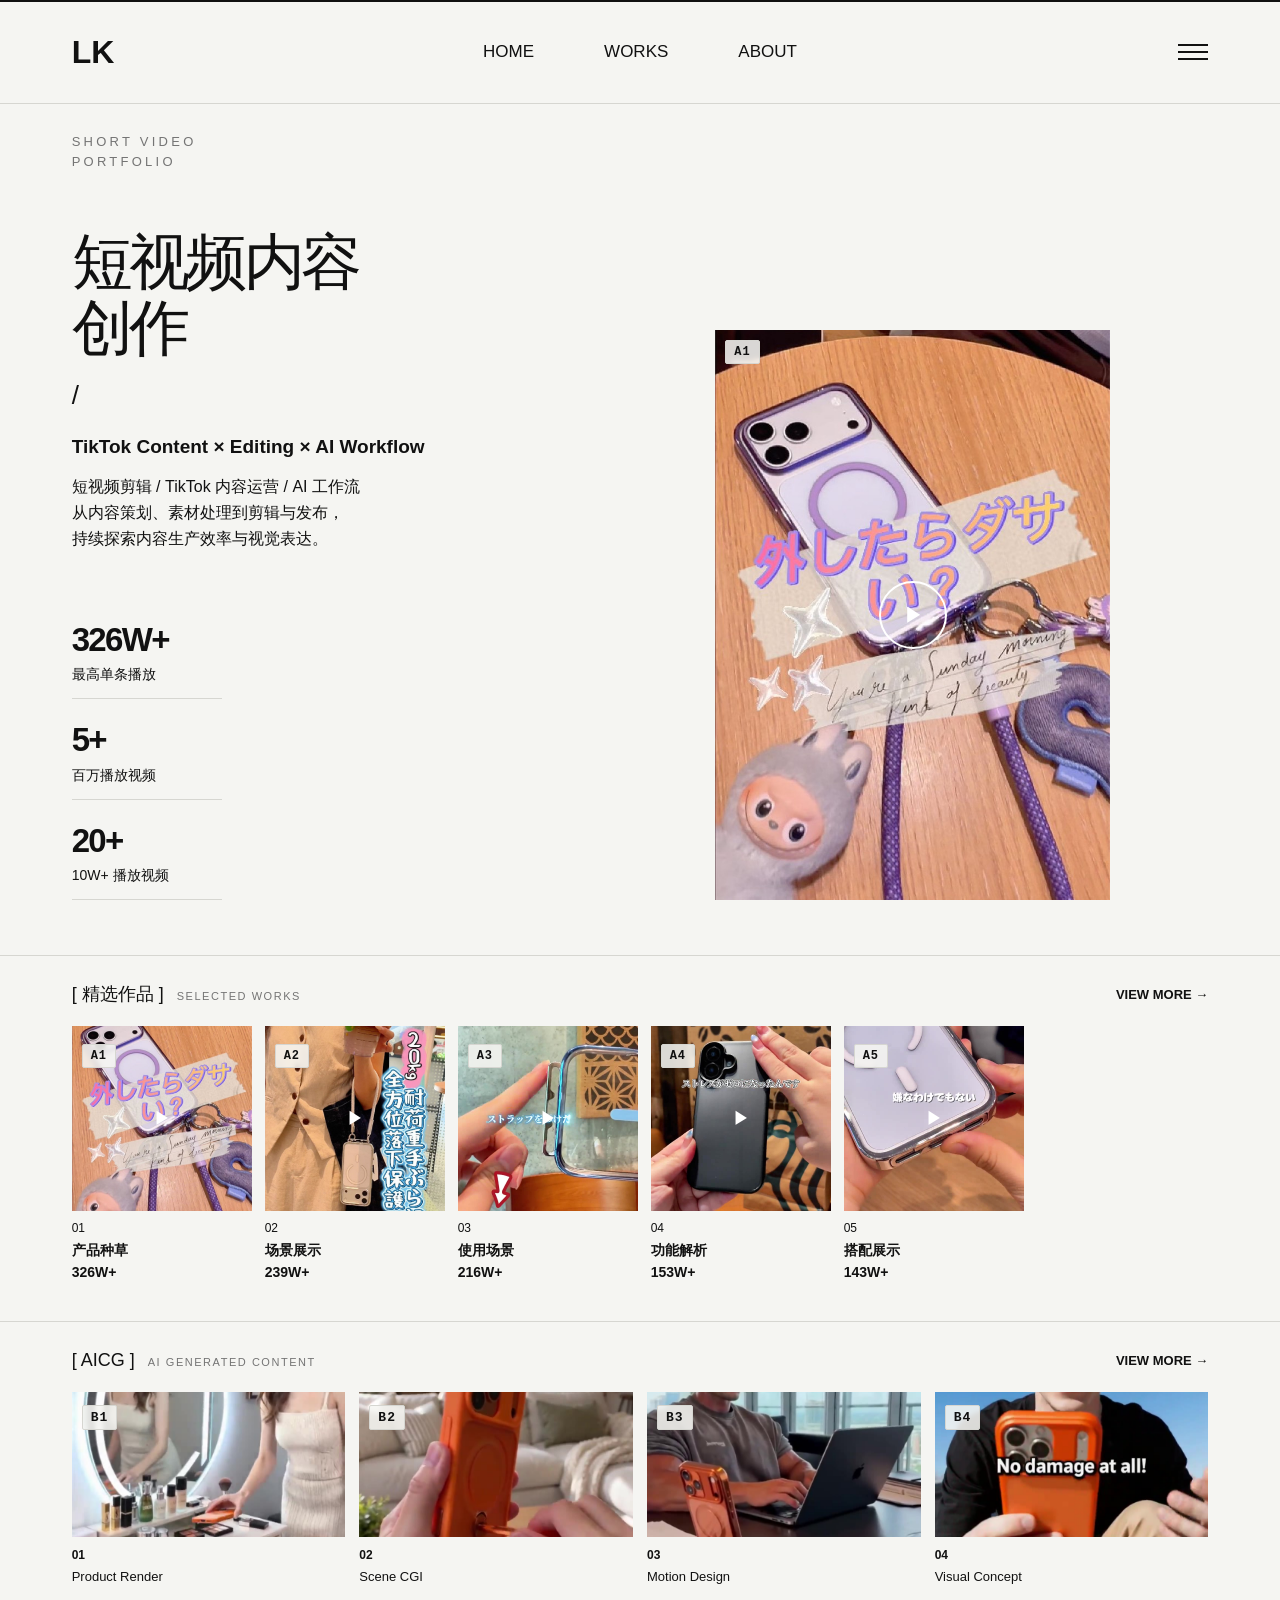
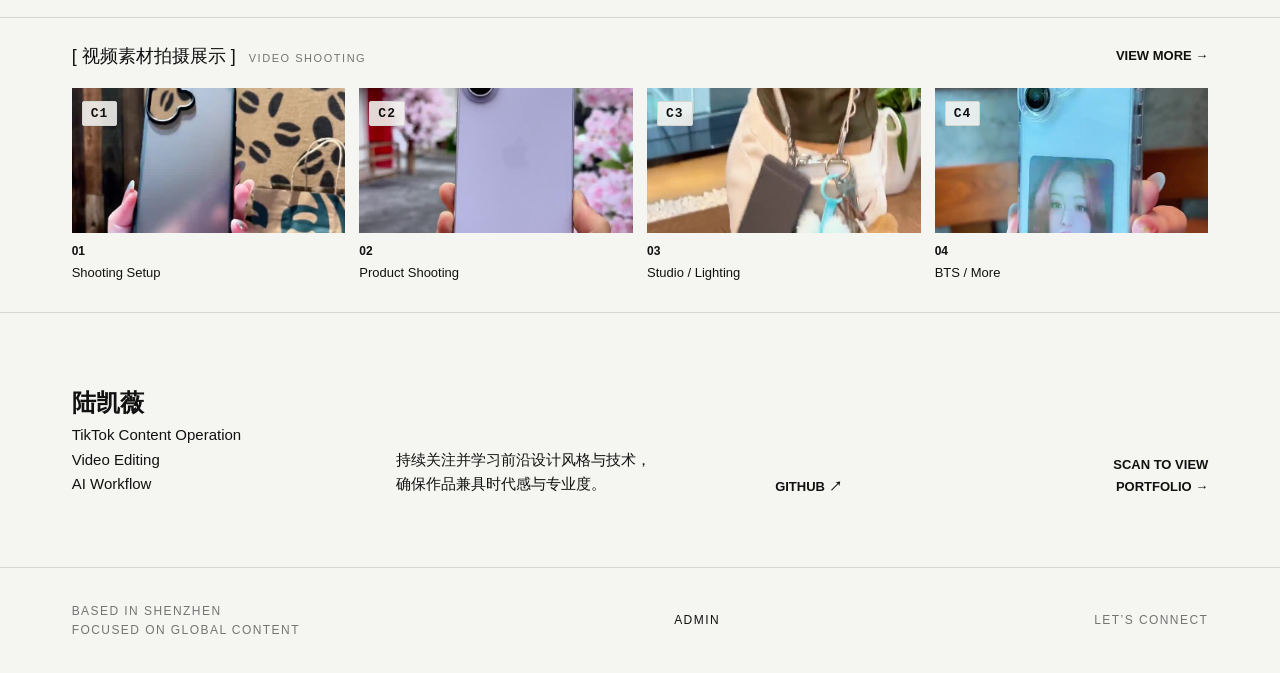
<file: index.html>
<!DOCTYPE html><html lang="zh-CN"><head><meta charSet="utf-8"/><meta name="viewport" content="width=device-width, initial-scale=1"/><link rel="stylesheet" href="/_next/static/css/index.CU_TB6pn.css" data-rsc-css-href="/_next/static/css/index.CU_TB6pn.css" data-precedence="vite-rsc/importer-resources"/><link rel="modulepreload" fetchPriority="low" href="/_next/static/chunks/index-Blzk3K-f.js"/><script src="/_next/static/chunks/rolldown-runtime-C60lm6uB.js" type="module" async=""></script><script src="/_next/static/chunks/framework-D_rUT4EX.js" type="module" async=""></script><script src="/_next/static/chunks/app-elements-H_Dr48wG.js" type="module" async=""></script><script src="/_next/static/chunks/hash-Cp347hhd.js" type="module" async=""></script><script src="/_next/static/chunks/record-uXSNv6cl.js" type="module" async=""></script><script src="/_next/static/chunks/app-rsc-cache-busting-sJDMpMxF.js" type="module" async=""></script><script src="/_next/static/chunks/app-rsc-render-mode-CvTCGruk.js" type="module" async=""></script><script src="/_next/static/chunks/headers-C_MtfdF4.js" type="module" async=""></script><script src="/_next/static/chunks/protocol-headers-B9-bVeat.js" type="module" async=""></script><script src="/_next/static/chunks/deployment-id-DFhHa9wO.js" type="module" async=""></script><script src="/_next/static/chunks/navigation-errors-D5LMQqDL.js" type="module" async=""></script><link rel="modulepreload" href="/_next/static/chunks/layout-segment-context-Cua0WT5l.js" crossorigin=""/><link rel="modulepreload" href="/_next/static/chunks/portfolio-BRoSEgCa.js" crossorigin=""/><title>陆凯薇｜短视频作品集</title><meta name="description" content="TikTok Content · Video Editing · AI Workflow"/><link rel="shortcut icon" href="/favicon.svg"/><link rel="icon" href="/favicon.svg"/><meta name="codex-preview" content="development"/><script>Object.assign(((self[Symbol.for("vinext.navigationRuntime")]??={bootstrap:{routeManifest:null},functions:{}}).bootstrap.rsc??={rsc:[]}),{params:{},nav:{"pathname":"/","searchParams":[]}})</script><link rel="modulepreload" href="/_next/static/chunks/index-Blzk3K-f.js" />
</head><body class="antialiased"><main id="home" class="portfolio"><div class="progress"></div><header class="site-header"><a href="#home" class="logo">LK</a><nav><a href="#home">HOME</a><a href="#works">WORKS</a><a href="#about">ABOUT</a></nav><button class="menu-btn" aria-label="打开菜单"><i></i><i></i><i></i></button></header><section class="hero"><div class="hero-copy"><p class="eyebrow">SHORT VIDEO<br/>PORTFOLIO</p><h1>短视频内容<br/>创作</h1><p class="slash">/</p><p class="intro">TikTok Content × Editing × AI Workflow</p><p class="body-copy">短视频剪辑 / TikTok 内容运营 / AI 工作流<br/>从内容策划、素材处理到剪辑与发布，<br/>持续探索内容生产效率与视觉表达。</p><div class="stats"><div><b>326W+</b><span>最高单条播放</span></div><div><b>5+</b><span>百万播放视频</span></div><div><b>20+</b><span>10W+ 播放视频</span></div></div></div><button class="feature"><span class="slot-code">A1</span><img src="/media/covers/A1.jpg" alt="326W+ 精选作品"/><span class="play">▶</span><small>PLAY<br/>REEL →</small></button></section><section id="works" class="collection"><header><h2>[ <!-- -->精选作品<!-- --> ] <small>SELECTED WORKS</small></h2><span>VIEW MORE →</span></header><div class="works-row"><button class="work-card"><span class="slot-code">A<!-- -->1</span><div><img src="/media/covers/A1.jpg" alt="产品种草" loading="lazy" decoding="async"/><b>▶</b></div><span>01</span><strong>产品种草</strong><em>326W+</em></button><button class="work-card"><span class="slot-code">A<!-- -->2</span><div><img src="/media/covers/A2.jpg" alt="场景展示" loading="lazy" decoding="async"/><b>▶</b></div><span>02</span><strong>场景展示</strong><em>239W+</em></button><button class="work-card"><span class="slot-code">A<!-- -->3</span><div><img src="/media/covers/A3.jpg" alt="使用场景" loading="lazy" decoding="async"/><b>▶</b></div><span>03</span><strong>使用场景</strong><em>216W+</em></button><button class="work-card"><span class="slot-code">A<!-- -->4</span><div><img src="/media/covers/A4.jpg" alt="功能解析" loading="lazy" decoding="async"/><b>▶</b></div><span>04</span><strong>功能解析</strong><em>153W+</em></button><button class="work-card"><span class="slot-code">A<!-- -->5</span><div><img src="/media/covers/A5.jpg" alt="搭配展示" loading="lazy" decoding="async"/><b>▶</b></div><span>05</span><strong>搭配展示</strong><em>143W+</em></button></div></section><section id="aicg" class="collection"><header><h2>[ <!-- -->AICG<!-- --> ] <small>AI GENERATED CONTENT</small></h2><span>VIEW MORE →</span></header><div class="gallery"><button><span class="slot-code">B1</span><img src="/media/covers/B1.jpg" alt="Product Render" loading="lazy" decoding="async"/><b>01</b><span>Product Render</span></button><button><span class="slot-code">B2</span><img src="/media/covers/B2.jpg" alt="Scene CGI" loading="lazy" decoding="async"/><b>02</b><span>Scene CGI</span></button><button><span class="slot-code">B3</span><img src="/media/covers/B3.jpg" alt="Motion Design" loading="lazy" decoding="async"/><b>03</b><span>Motion Design</span></button><button><span class="slot-code">B4</span><img src="/media/covers/B4.jpg" alt="Visual Concept" loading="lazy" decoding="async"/><b>04</b><span>Visual Concept</span></button></div></section><section id="shooting" class="collection"><header><h2>[ <!-- -->视频素材拍摄展示<!-- --> ] <small>VIDEO SHOOTING</small></h2><span>VIEW MORE →</span></header><div class="gallery"><button><span class="slot-code">C1</span><img src="/media/covers/C1.jpg" alt="Shooting Setup" loading="lazy" decoding="async"/><b>01</b><span>Shooting Setup</span></button><button><span class="slot-code">C2</span><img src="/media/covers/C2.jpg" alt="Product Shooting" loading="lazy" decoding="async"/><b>02</b><span>Product Shooting</span></button><button><span class="slot-code">C3</span><img src="/media/covers/C3.jpg" alt="Studio / Lighting" loading="lazy" decoding="async"/><b>03</b><span>Studio / Lighting</span></button><button><span class="slot-code">C4</span><img src="/media/covers/C4.jpg" alt="BTS / More" loading="lazy" decoding="async"/><b>04</b><span>BTS / More</span></button></div></section><section id="about" class="about"><p><b>陆凯薇</b><br/>TikTok Content Operation<br/>Video Editing<br/>AI Workflow</p><p>持续关注并学习前沿设计风格与技术，<br/>确保作品兼具时代感与专业度。</p><a target="_blank" rel="noreferrer" href="https://github.com/sharkchilivv">GITHUB ↗</a><a href="/qr">SCAN TO VIEW<br/>PORTFOLIO →</a></section><footer><span>BASED IN SHENZHEN<br/>FOCUSED ON GLOBAL CONTENT</span><a href="/admin">ADMIN</a><span>LET’S CONNECT</span></footer> </main><script type="module" src="/_next/static/chunks/index-Blzk3K-f.js" id="_R_" async=""></script><script>((self[Symbol.for("vinext.navigationRuntime")]??={bootstrap:{routeManifest:null},functions:{}}).bootstrap.rsc??={rsc:[]}).rsc.push("0:{\"page:/\":\"$L1\",\"layout:/\":\"$L2\",\"route:/\":\"$L3\",\"__route\":\"route:/\",\"__interceptionContext\":null,\"__layoutIds\":[\"layout:/\"],\"__rootLayout\":\"/\",\"__bfcacheSegmentIdentities\":{\"layout:/\":\"[\\\"layout\\\",\\\"layout:/\\\",\\\"root-boundary:/\\\",\\\"\\\"]\",\"page:/\":\"[\\\"page\\\",\\\"page:/\\\",\\\"root-boundary:/\\\",\\\"\\\"]\"},\"__srcPage\":[\"page\"],\"__layoutFlags\":{\"layout:/\":\"s\"},\"__artifactCompatibility\":{\"schemaVersion\":1,\"graphVersion\":\"app-route-graph:1177fd80f83fa7b0\",\"deploymentVersion\":\"03603c32-3ab4-4ea4-a5ab-5ae99bf0969a\",\"appElementsSchemaVersion\":1,\"rscPayloadSchemaVersion\":1,\"rootBoundaryId\":\"/\",\"renderEpoch\":null},\"__dynamicStaleTime\":0}\n")</script><script>((self[Symbol.for("vinext.navigationRuntime")]??={bootstrap:{routeManifest:null},functions:{}}).bootstrap.rsc??={rsc:[]}).rsc.push("4:I[\"a513af732037\",[],\"Children\",1]\n")</script><script>((self[Symbol.for("vinext.navigationRuntime")]??={bootstrap:{routeManifest:null},functions:{}}).bootstrap.rsc??={rsc:[]}).rsc.push("5:I[\"59eb289cfad5\",[],\"GlobalErrorBoundary\",1]\n")</script><script>((self[Symbol.for("vinext.navigationRuntime")]??={bootstrap:{routeManifest:null},functions:{}}).bootstrap.rsc??={rsc:[]}).rsc.push("6:I[\"b244343c254f\",[],\"default\",1]\n")</script><script>((self[Symbol.for("vinext.navigationRuntime")]??={bootstrap:{routeManifest:null},functions:{}}).bootstrap.rsc??={rsc:[]}).rsc.push("7:I[\"59eb289cfad5\",[],\"ErrorBoundary\",1]\n")</script><script>((self[Symbol.for("vinext.navigationRuntime")]??={bootstrap:{routeManifest:null},functions:{}}).bootstrap.rsc??={rsc:[]}).rsc.push("8:I[\"365b7d7affc8\",[],\"LayoutSegmentProvider\",1]\n")</script><script>((self[Symbol.for("vinext.navigationRuntime")]??={bootstrap:{routeManifest:null},functions:{}}).bootstrap.rsc??={rsc:[]}).rsc.push("9:I[\"a513af732037\",[],\"Slot\",1]\n")</script><script>((self[Symbol.for("vinext.navigationRuntime")]??={bootstrap:{routeManifest:null},functions:{}}).bootstrap.rsc??={rsc:[]}).rsc.push("a:I[\"59eb289cfad5\",[],\"NotFoundBoundary\",1]\n")</script><script>((self[Symbol.for("vinext.navigationRuntime")]??={bootstrap:{routeManifest:null},functions:{}}).bootstrap.rsc??={rsc:[]}).rsc.push("b:I[\"e8e26c802533\",[],\"AppRouterScrollTarget\",1]\n")</script><script>((self[Symbol.for("vinext.navigationRuntime")]??={bootstrap:{routeManifest:null},functions:{}}).bootstrap.rsc??={rsc:[]}).rsc.push("c:I[\"59eb289cfad5\",[],\"RedirectBoundary\",1]\n")</script><script>((self[Symbol.for("vinext.navigationRuntime")]??={bootstrap:{routeManifest:null},functions:{}}).bootstrap.rsc??={rsc:[]}).rsc.push(":HL[\"/_next/static/css/index.CU_TB6pn.css\",\"style\"     ]\n")</script><script>((self[Symbol.for("vinext.navigationRuntime")]??={bootstrap:{routeManifest:null},functions:{}}).bootstrap.rsc??={rsc:[]}).rsc.push("2:[[[\"$\",\"link\",\"css:/_next/static/css/index.CU_TB6pn.css\",{\"rel\":\"stylesheet\",\"precedence\":\"vite-rsc/importer-resources\",\"href\":\"/_next/static/css/index.CU_TB6pn.css\",\"data-rsc-css-href\":\"/_next/static/css/index.CU_TB6pn.css\"}],\"$undefined\"],[\"$\",\"html\",null,{\"lang\":\"zh-CN\",\"children\":[\"$\",\"body\",null,{\"className\":\"antialiased\",\"children\":[\"$\",\"$L4\",null,{}]}]}]]\n")</script><script>((self[Symbol.for("vinext.navigationRuntime")]??={bootstrap:{routeManifest:null},functions:{}}).bootstrap.rsc??={rsc:[]}).rsc.push("3:[[[\"$\",\"meta\",null,{\"charSet\":\"utf-8\"}],[[\"$\",\"title\",\"0\",{\"children\":\"陆凯薇｜短视频作品集\"}],[\"$\",\"meta\",\"1\",{\"name\":\"description\",\"content\":\"TikTok Content · Video Editing · AI Workflow\"}],[\"$\",\"link\",\"2\",{\"data-vinext-streamed-icon\":\"$undefined\",\"rel\":\"shortcut icon\",\"href\":\"/favicon.svg\",\"type\":\"$undefined\",\"sizes\":\"$undefined\",\"color\":\"$undefined\",\"media\":\"$undefined\",\"fetchPriority\":\"$undefined\"}],[\"$\",\"link\",\"3\",{\"data-vinext-streamed-icon\":\"$undefined\",\"rel\":\"icon\",\"href\":\"/favicon.svg\",\"type\":\"$undefined\",\"sizes\":\"$undefined\",\"color\":\"$undefined\",\"media\":\"$undefined\",\"fetchPriority\":\"$undefined\"}],[\"$\",\"meta\",\"4\",{\"name\":\"codex-preview\",\"content\":\"development\"}]],[[\"$\",\"meta\",\"0\",{\"name\":\"viewport\",\"content\":\"width=device-width, initial-scale=1\"}]]],[\"$\",\"$L5\",null,{\"fallback\":\"$6\",\"children\":[\"$\",\"$L7\",null,{\"fallback\":\"$6\",\"children\":[\"$\",\"$L8\",null,{\"providerId\":\"layout:/\",\"segmentMap\":{\"children\":[]},\"children\":[\"$\",\"$L9\",null,{\"id\":\"layout:/\",\"parallelSlots\":\"$undefined\",\"children\":[\"$\",\"$La\",null,{\"resetKey\":\"\",\"fallback\":[[\"$\",\"title\",null,{\"children\":\"404: This page could not be found.\"}],[\"$\",\"div\",null,{\"style\":{\"fontFamily\":\"system-ui,\\\"Segoe UI\\\",Roboto,Helvetica,Arial,sans-serif,\\\"Apple Color Emoji\\\",\\\"Segoe UI Emoji\\\"\",\"height\":\"100vh\",\"textAlign\":\"center\",\"display\":\"flex\",\"flexDirection\":\"column\",\"alignItems\":\"center\",\"justifyContent\":\"center\"},\"children\":[\"$\",\"div\",null,{\"children\":[[\"$\",\"style\",null,{\"dangerouslySetInnerHTML\":{\"__html\":\"body{color:#000;background:#fff;margin:0}.next-error-h1{border-right:1px solid rgba(0,0,0,.3)}@media (prefers-color-scheme:dark){body{color:#fff;background:#000}.next-error-h1{border-right:1px solid rgba(255,255,255,.3)}}\"}}],[\"$\",\"h1\",null,{\"className\":\"next-error-h1\",\"style\":{\"display\":\"inline-block\",\"margin\":\"0 20px 0 0\",\"padding\":\"0 23px 0 0\",\"fontSize\":24,\"fontWeight\":500,\"verticalAlign\":\"top\",\"lineHeight\":\"49px\"},\"children\":404}],[\"$\",\"div\",null,{\"style\":{\"display\":\"inline-block\"},\"children\":[\"$\",\"h2\",null,{\"style\":{\"fontSize\":14,\"fontWeight\":400,\"lineHeight\":\"49px\",\"margin\":0},\"children\":\"This page could not be found.\"}]}]]}]}]],\"children\":[\"$\",\"$Lb\",null,{\"children\":[\"$\",\"$Lc\",null,{\"children\":[[\"$\",\"$L8\",null,{\"providerId\":\"page:/\",\"segmentMap\":{\"children\":[\"__PAGE__\"]},\"children\":[\"$\",\"$L9\",null,{\"id\":\"page:/\"}]}],null]}]}]}]}]}]}]}],null,null]\n")</script><script>((self[Symbol.for("vinext.navigationRuntime")]??={bootstrap:{routeManifest:null},functions:{}}).bootstrap.rsc??={rsc:[]}).rsc.push("d:I[\"1652c0e865f9\",[],\"Portfolio\",1]\n")</script><script>((self[Symbol.for("vinext.navigationRuntime")]??={bootstrap:{routeManifest:null},functions:{}}).bootstrap.rsc??={rsc:[]}).rsc.push("1:[\"$\",\"$Ld\",null,{}]\n")</script><script>Object.assign(((self[Symbol.for("vinext.navigationRuntime")]??={bootstrap:{routeManifest:null},functions:{}}).bootstrap.rsc??={rsc:[]}),{"initialCacheKind":"static"});((self[Symbol.for("vinext.navigationRuntime")]??={bootstrap:{routeManifest:null},functions:{}}).bootstrap.rsc??={rsc:[]}).done=true</script></body></html>
</file>
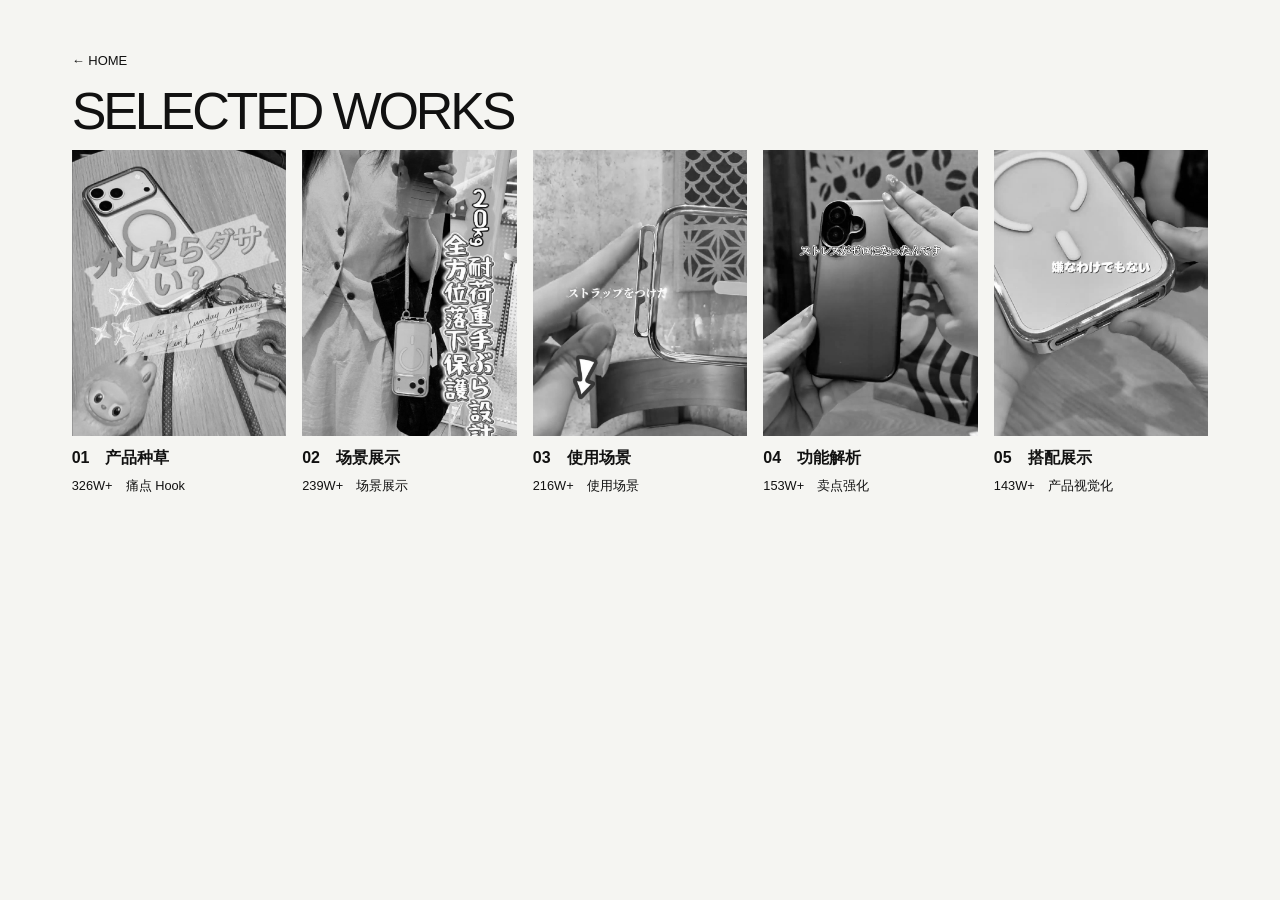
<file: works/index.html>
<!DOCTYPE html><html lang="zh-CN"><head><meta charSet="utf-8"/><meta name="viewport" content="width=device-width, initial-scale=1"/><link rel="preload" href="/media/covers/A1.jpg" as="image"/><link rel="preload" href="/media/covers/A2.jpg" as="image"/><link rel="preload" href="/media/covers/A3.jpg" as="image"/><link rel="preload" href="/media/covers/A4.jpg" as="image"/><link rel="preload" href="/media/covers/A5.jpg" as="image"/><link rel="stylesheet" href="/_next/static/css/index.CU_TB6pn.css" data-rsc-css-href="/_next/static/css/index.CU_TB6pn.css" data-precedence="vite-rsc/importer-resources"/><link rel="modulepreload" fetchPriority="low" href="/_next/static/chunks/index-Blzk3K-f.js"/><script src="/_next/static/chunks/rolldown-runtime-C60lm6uB.js" type="module" async=""></script><script src="/_next/static/chunks/framework-D_rUT4EX.js" type="module" async=""></script><script src="/_next/static/chunks/app-elements-H_Dr48wG.js" type="module" async=""></script><script src="/_next/static/chunks/hash-Cp347hhd.js" type="module" async=""></script><script src="/_next/static/chunks/record-uXSNv6cl.js" type="module" async=""></script><script src="/_next/static/chunks/app-rsc-cache-busting-sJDMpMxF.js" type="module" async=""></script><script src="/_next/static/chunks/app-rsc-render-mode-CvTCGruk.js" type="module" async=""></script><script src="/_next/static/chunks/headers-C_MtfdF4.js" type="module" async=""></script><script src="/_next/static/chunks/protocol-headers-B9-bVeat.js" type="module" async=""></script><script src="/_next/static/chunks/deployment-id-DFhHa9wO.js" type="module" async=""></script><script src="/_next/static/chunks/navigation-errors-D5LMQqDL.js" type="module" async=""></script><link rel="modulepreload" href="/_next/static/chunks/layout-segment-context-Cua0WT5l.js" crossorigin=""/><link rel="modulepreload" href="/_next/static/chunks/link-TlgDSgvF.js" crossorigin=""/><link rel="modulepreload" href="/_next/static/chunks/app-route-prefetch-policy-DZUYmRtk.js" crossorigin=""/><link rel="modulepreload" href="/_next/static/chunks/query-DWOJKAZx.js" crossorigin=""/><title>陆凯薇｜短视频作品集</title><meta name="description" content="TikTok Content · Video Editing · AI Workflow"/><link rel="shortcut icon" href="/favicon.svg"/><link rel="icon" href="/favicon.svg"/><meta name="codex-preview" content="development"/><script>Object.assign(((self[Symbol.for("vinext.navigationRuntime")]??={bootstrap:{routeManifest:null},functions:{}}).bootstrap.rsc??={rsc:[]}),{params:{},nav:{"pathname":"/works","searchParams":[]}})</script><link rel="modulepreload" href="/_next/static/chunks/index-Blzk3K-f.js" />
</head><body class="antialiased"><main style="padding:48px 5.6vw;background:#f5f5f2;min-height:100vh;font-family:Arial, PingFang SC, sans-serif"><a href="/" style="color:#111;font-size:13px">← HOME</a><h1 style="font-size:52px;letter-spacing:-.06em">SELECTED WORKS</h1><div style="display:grid;grid-template-columns:repeat(auto-fit,minmax(190px,1fr));gap:16px"><a href="/works/01" style="color:#111;text-decoration:none"><img src="/media/covers/A1.jpg" alt="产品种草" style="width:100%;aspect-ratio:9/12;object-fit:cover;filter:grayscale(1)"/><p style="margin:10px 0 3px;font-weight:bold">01<!-- -->　<!-- -->产品种草</p><small>326W+<!-- -->　<!-- -->痛点 Hook</small></a><a href="/works/02" style="color:#111;text-decoration:none"><img src="/media/covers/A2.jpg" alt="场景展示" style="width:100%;aspect-ratio:9/12;object-fit:cover;filter:grayscale(1)"/><p style="margin:10px 0 3px;font-weight:bold">02<!-- -->　<!-- -->场景展示</p><small>239W+<!-- -->　<!-- -->场景展示</small></a><a href="/works/03" style="color:#111;text-decoration:none"><img src="/media/covers/A3.jpg" alt="使用场景" style="width:100%;aspect-ratio:9/12;object-fit:cover;filter:grayscale(1)"/><p style="margin:10px 0 3px;font-weight:bold">03<!-- -->　<!-- -->使用场景</p><small>216W+<!-- -->　<!-- -->使用场景</small></a><a href="/works/04" style="color:#111;text-decoration:none"><img src="/media/covers/A4.jpg" alt="功能解析" style="width:100%;aspect-ratio:9/12;object-fit:cover;filter:grayscale(1)"/><p style="margin:10px 0 3px;font-weight:bold">04<!-- -->　<!-- -->功能解析</p><small>153W+<!-- -->　<!-- -->卖点强化</small></a><a href="/works/05" style="color:#111;text-decoration:none"><img src="/media/covers/A5.jpg" alt="搭配展示" style="width:100%;aspect-ratio:9/12;object-fit:cover;filter:grayscale(1)"/><p style="margin:10px 0 3px;font-weight:bold">05<!-- -->　<!-- -->搭配展示</p><small>143W+<!-- -->　<!-- -->产品视觉化</small></a></div></main><script type="module" src="/_next/static/chunks/index-Blzk3K-f.js" id="_R_" async=""></script><script>((self[Symbol.for("vinext.navigationRuntime")]??={bootstrap:{routeManifest:null},functions:{}}).bootstrap.rsc??={rsc:[]}).rsc.push("0:{\"page:/works\":\"$L1\",\"layout:/\":\"$L2\",\"route:/works\":\"$L3\",\"__route\":\"route:/works\",\"__interceptionContext\":null,\"__layoutIds\":[\"layout:/\"],\"__rootLayout\":\"/\",\"__bfcacheSegmentIdentities\":{\"layout:/\":\"[\\\"layout\\\",\\\"layout:/\\\",\\\"root-boundary:/\\\",\\\"\\\"]\",\"page:/works\":\"[\\\"page\\\",\\\"page:/works\\\",\\\"root-boundary:/\\\",\\\"[\\\\\\\"works\\\\\\\"]\\\"]\"},\"__srcPage\":[\"works\",\"page\"],\"__layoutFlags\":{\"layout:/\":\"s\"},\"__artifactCompatibility\":{\"schemaVersion\":1,\"graphVersion\":\"app-route-graph:d45b6e57ce0a6e58\",\"deploymentVersion\":\"03603c32-3ab4-4ea4-a5ab-5ae99bf0969a\",\"appElementsSchemaVersion\":1,\"rscPayloadSchemaVersion\":1,\"rootBoundaryId\":\"/\",\"renderEpoch\":null},\"__dynamicStaleTime\":0}\n")</script><script>((self[Symbol.for("vinext.navigationRuntime")]??={bootstrap:{routeManifest:null},functions:{}}).bootstrap.rsc??={rsc:[]}).rsc.push("4:I[\"a513af732037\",[],\"Children\",1]\n")</script><script>((self[Symbol.for("vinext.navigationRuntime")]??={bootstrap:{routeManifest:null},functions:{}}).bootstrap.rsc??={rsc:[]}).rsc.push("5:I[\"59eb289cfad5\",[],\"GlobalErrorBoundary\",1]\n")</script><script>((self[Symbol.for("vinext.navigationRuntime")]??={bootstrap:{routeManifest:null},functions:{}}).bootstrap.rsc??={rsc:[]}).rsc.push("6:I[\"b244343c254f\",[],\"default\",1]\n")</script><script>((self[Symbol.for("vinext.navigationRuntime")]??={bootstrap:{routeManifest:null},functions:{}}).bootstrap.rsc??={rsc:[]}).rsc.push("7:I[\"59eb289cfad5\",[],\"ErrorBoundary\",1]\n")</script><script>((self[Symbol.for("vinext.navigationRuntime")]??={bootstrap:{routeManifest:null},functions:{}}).bootstrap.rsc??={rsc:[]}).rsc.push("8:I[\"365b7d7affc8\",[],\"LayoutSegmentProvider\",1]\n")</script><script>((self[Symbol.for("vinext.navigationRuntime")]??={bootstrap:{routeManifest:null},functions:{}}).bootstrap.rsc??={rsc:[]}).rsc.push("9:I[\"a513af732037\",[],\"Slot\",1]\n")</script><script>((self[Symbol.for("vinext.navigationRuntime")]??={bootstrap:{routeManifest:null},functions:{}}).bootstrap.rsc??={rsc:[]}).rsc.push("a:I[\"59eb289cfad5\",[],\"NotFoundBoundary\",1]\n")</script><script>((self[Symbol.for("vinext.navigationRuntime")]??={bootstrap:{routeManifest:null},functions:{}}).bootstrap.rsc??={rsc:[]}).rsc.push("b:I[\"e8e26c802533\",[],\"AppRouterScrollTarget\",1]\n")</script><script>((self[Symbol.for("vinext.navigationRuntime")]??={bootstrap:{routeManifest:null},functions:{}}).bootstrap.rsc??={rsc:[]}).rsc.push("c:I[\"59eb289cfad5\",[],\"RedirectBoundary\",1]\n")</script><script>((self[Symbol.for("vinext.navigationRuntime")]??={bootstrap:{routeManifest:null},functions:{}}).bootstrap.rsc??={rsc:[]}).rsc.push(":HL[\"/_next/static/css/index.CU_TB6pn.css\",\"style\"     ]\n")</script><script>((self[Symbol.for("vinext.navigationRuntime")]??={bootstrap:{routeManifest:null},functions:{}}).bootstrap.rsc??={rsc:[]}).rsc.push("2:[[[\"$\",\"link\",\"css:/_next/static/css/index.CU_TB6pn.css\",{\"rel\":\"stylesheet\",\"precedence\":\"vite-rsc/importer-resources\",\"href\":\"/_next/static/css/index.CU_TB6pn.css\",\"data-rsc-css-href\":\"/_next/static/css/index.CU_TB6pn.css\"}],\"$undefined\"],[\"$\",\"html\",null,{\"lang\":\"zh-CN\",\"children\":[\"$\",\"body\",null,{\"className\":\"antialiased\",\"children\":[\"$\",\"$L4\",null,{}]}]}]]\n")</script><script>((self[Symbol.for("vinext.navigationRuntime")]??={bootstrap:{routeManifest:null},functions:{}}).bootstrap.rsc??={rsc:[]}).rsc.push("3:[[[\"$\",\"meta\",null,{\"charSet\":\"utf-8\"}],[[\"$\",\"title\",\"0\",{\"children\":\"陆凯薇｜短视频作品集\"}],[\"$\",\"meta\",\"1\",{\"name\":\"description\",\"content\":\"TikTok Content · Video Editing · AI Workflow\"}],[\"$\",\"link\",\"2\",{\"data-vinext-streamed-icon\":\"$undefined\",\"rel\":\"shortcut icon\",\"href\":\"/favicon.svg\",\"type\":\"$undefined\",\"sizes\":\"$undefined\",\"color\":\"$undefined\",\"media\":\"$undefined\",\"fetchPriority\":\"$undefined\"}],[\"$\",\"link\",\"3\",{\"data-vinext-streamed-icon\":\"$undefined\",\"rel\":\"icon\",\"href\":\"/favicon.svg\",\"type\":\"$undefined\",\"sizes\":\"$undefined\",\"color\":\"$undefined\",\"media\":\"$undefined\",\"fetchPriority\":\"$undefined\"}],[\"$\",\"meta\",\"4\",{\"name\":\"codex-preview\",\"content\":\"development\"}]],[[\"$\",\"meta\",\"0\",{\"name\":\"viewport\",\"content\":\"width=device-width, initial-scale=1\"}]]],[\"$\",\"$L5\",null,{\"fallback\":\"$6\",\"children\":[\"$\",\"$L7\",null,{\"fallback\":\"$6\",\"children\":[\"$\",\"$L8\",null,{\"providerId\":\"layout:/\",\"segmentMap\":{\"children\":[\"works\"]},\"children\":[\"$\",\"$L9\",null,{\"id\":\"layout:/\",\"parallelSlots\":\"$undefined\",\"children\":[\"$\",\"$La\",null,{\"resetKey\":\"works\",\"fallback\":[[\"$\",\"title\",null,{\"children\":\"404: This page could not be found.\"}],[\"$\",\"div\",null,{\"style\":{\"fontFamily\":\"system-ui,\\\"Segoe UI\\\",Roboto,Helvetica,Arial,sans-serif,\\\"Apple Color Emoji\\\",\\\"Segoe UI Emoji\\\"\",\"height\":\"100vh\",\"textAlign\":\"center\",\"display\":\"flex\",\"flexDirection\":\"column\",\"alignItems\":\"center\",\"justifyContent\":\"center\"},\"children\":[\"$\",\"div\",null,{\"children\":[[\"$\",\"style\",null,{\"dangerouslySetInnerHTML\":{\"__html\":\"body{color:#000;background:#fff;margin:0}.next-error-h1{border-right:1px solid rgba(0,0,0,.3)}@media (prefers-color-scheme:dark){body{color:#fff;background:#000}.next-error-h1{border-right:1px solid rgba(255,255,255,.3)}}\"}}],[\"$\",\"h1\",null,{\"className\":\"next-error-h1\",\"style\":{\"display\":\"inline-block\",\"margin\":\"0 20px 0 0\",\"padding\":\"0 23px 0 0\",\"fontSize\":24,\"fontWeight\":500,\"verticalAlign\":\"top\",\"lineHeight\":\"49px\"},\"children\":404}],[\"$\",\"div\",null,{\"style\":{\"display\":\"inline-block\"},\"children\":[\"$\",\"h2\",null,{\"style\":{\"fontSize\":14,\"fontWeight\":400,\"lineHeight\":\"49px\",\"margin\":0},\"children\":\"This page could not be found.\"}]}]]}]}]],\"children\":[\"$\",\"$Lb\",null,{\"children\":[\"$\",\"$Lc\",null,{\"children\":[[\"$\",\"$L8\",null,{\"providerId\":\"page:/works\",\"segmentMap\":{\"children\":[\"__PAGE__\"]},\"children\":[\"$\",\"$L9\",null,{\"id\":\"page:/works\"}]}],null]}]}]}]}]}]}]}],null,null]\n")</script><script>((self[Symbol.for("vinext.navigationRuntime")]??={bootstrap:{routeManifest:null},functions:{}}).bootstrap.rsc??={rsc:[]}).rsc.push("d:I[\"c2747888630f\",[],\"default\",1]\n")</script><script>((self[Symbol.for("vinext.navigationRuntime")]??={bootstrap:{routeManifest:null},functions:{}}).bootstrap.rsc??={rsc:[]}).rsc.push(":HL[\"/media/covers/A1.jpg\",\"image\"]\n")</script><script>((self[Symbol.for("vinext.navigationRuntime")]??={bootstrap:{routeManifest:null},functions:{}}).bootstrap.rsc??={rsc:[]}).rsc.push(":HL[\"/media/covers/A2.jpg\",\"image\"]\n")</script><script>((self[Symbol.for("vinext.navigationRuntime")]??={bootstrap:{routeManifest:null},functions:{}}).bootstrap.rsc??={rsc:[]}).rsc.push(":HL[\"/media/covers/A3.jpg\",\"image\"]\n")</script><script>((self[Symbol.for("vinext.navigationRuntime")]??={bootstrap:{routeManifest:null},functions:{}}).bootstrap.rsc??={rsc:[]}).rsc.push(":HL[\"/media/covers/A4.jpg\",\"image\"]\n")</script><script>((self[Symbol.for("vinext.navigationRuntime")]??={bootstrap:{routeManifest:null},functions:{}}).bootstrap.rsc??={rsc:[]}).rsc.push(":HL[\"/media/covers/A5.jpg\",\"image\"]\n")</script><script>((self[Symbol.for("vinext.navigationRuntime")]??={bootstrap:{routeManifest:null},functions:{}}).bootstrap.rsc??={rsc:[]}).rsc.push("1:[\"$\",\"main\",null,{\"style\":{\"padding\":\"48px 5.6vw\",\"background\":\"#f5f5f2\",\"minHeight\":\"100vh\",\"fontFamily\":\"Arial, PingFang SC, sans-serif\"},\"children\":[[\"$\",\"$Ld\",null,{\"href\":\"/\",\"style\":{\"color\":\"#111\",\"fontSize\":13},\"children\":\"← HOME\"}],[\"$\",\"h1\",null,{\"style\":{\"fontSize\":52,\"letterSpacing\":\"-.06em\"},\"children\":\"SELECTED WORKS\"}],[\"$\",\"div\",null,{\"style\":{\"display\":\"grid\",\"gridTemplateColumns\":\"repeat(auto-fit,minmax(190px,1fr))\",\"gap\":16},\"children\":[[\"$\",\"$Ld\",\"01\",{\"href\":\"/works/01\",\"style\":{\"color\":\"#111\",\"textDecoration\":\"none\"},\"children\":[[\"$\",\"img\",null,{\"src\":\"/media/covers/A1.jpg\",\"alt\":\"产品种草\",\"style\":{\"width\":\"100%\",\"aspectRatio\":\"9/12\",\"objectFit\":\"cover\",\"filter\":\"grayscale(1)\"}}],[\"$\",\"p\",null,{\"style\":{\"margin\":\"10px 0 3px\",\"fontWeight\":\"bold\"},\"children\":[\"01\",\"　\",\"产品种草\"]}],[\"$\",\"small\",null,{\"children\":[\"326W+\",\"　\",\"痛点 Hook\"]}]]}],[\"$\",\"$Ld\",\"02\",{\"href\":\"/works/02\",\"style\":{\"color\":\"#111\",\"textDecoration\":\"none\"},\"children\":[[\"$\",\"img\",null,{\"src\":\"/media/covers/A2.jpg\",\"alt\":\"场景展示\",\"style\":{\"width\":\"100%\",\"aspectRatio\":\"9/12\",\"objectFit\":\"cover\",\"filter\":\"grayscale(1)\"}}],[\"$\",\"p\",null,{\"style\":{\"margin\":\"10px 0 3px\",\"fontWeight\":\"bold\"},\"children\":[\"02\",\"　\",\"场景展示\"]}],[\"$\",\"small\",null,{\"children\":[\"239W+\",\"　\",\"场景展示\"]}]]}],[\"$\",\"$Ld\",\"03\",{\"href\":\"/works/03\",\"style\":{\"color\":\"#111\",\"textDecoration\":\"none\"},\"children\":[[\"$\",\"img\",null,{\"src\":\"/media/covers/A3.jpg\",\"alt\":\"使用场景\",\"style\":{\"width\":\"100%\",\"aspectRatio\":\"9/12\",\"objectFit\":\"cover\",\"filter\":\"grayscale(1)\"}}],[\"$\",\"p\",null,{\"style\":{\"margin\":\"10px 0 3px\",\"fontWeight\":\"bold\"},\"children\":[\"03\",\"　\",\"使用场景\"]}],[\"$\",\"small\",null,{\"children\":[\"216W+\",\"　\",\"使用场景\"]}]]}],[\"$\",\"$Ld\",\"04\",{\"href\":\"/works/04\",\"style\":{\"color\":\"#111\",\"textDecoration\":\"none\"},\"children\":[[\"$\",\"img\",null,{\"src\":\"/media/covers/A4.jpg\",\"alt\":\"功能解析\",\"style\":{\"width\":\"100%\",\"aspectRatio\":\"9/12\",\"objectFit\":\"cover\",\"filter\":\"grayscale(1)\"}}],[\"$\",\"p\",null,{\"style\":{\"margin\":\"10px 0 3px\",\"fontWeight\":\"bold\"},\"children\":[\"04\",\"　\",\"功能解析\"]}],[\"$\",\"small\",null,{\"children\":[\"153W+\",\"　\",\"卖点强化\"]}]]}],[\"$\",\"$Ld\",\"05\",{\"href\":\"/works/05\",\"style\":{\"color\":\"#111\",\"textDecoration\":\"none\"},\"children\":[[\"$\",\"img\",null,{\"src\":\"/media/covers/A5.jpg\",\"alt\":\"搭配展示\",\"style\":{\"width\":\"100%\",\"aspectRatio\":\"9/12\",\"objectFit\":\"cover\",\"filter\":\"grayscale(1)\"}}],[\"$\",\"p\",null,{\"style\":{\"margin\":\"10px 0 3px\",\"fontWeight\":\"bold\"},\"children\":[\"05\",\"　\",\"搭配展示\"]}],[\"$\",\"small\",null,{\"children\":[\"143W+\",\"　\",\"产品视觉化\"]}]]}]]}]]}]\n")</script><script>Object.assign(((self[Symbol.for("vinext.navigationRuntime")]??={bootstrap:{routeManifest:null},functions:{}}).bootstrap.rsc??={rsc:[]}),{"initialCacheKind":"static"});((self[Symbol.for("vinext.navigationRuntime")]??={bootstrap:{routeManifest:null},functions:{}}).bootstrap.rsc??={rsc:[]}).done=true</script></body></html>
</file>
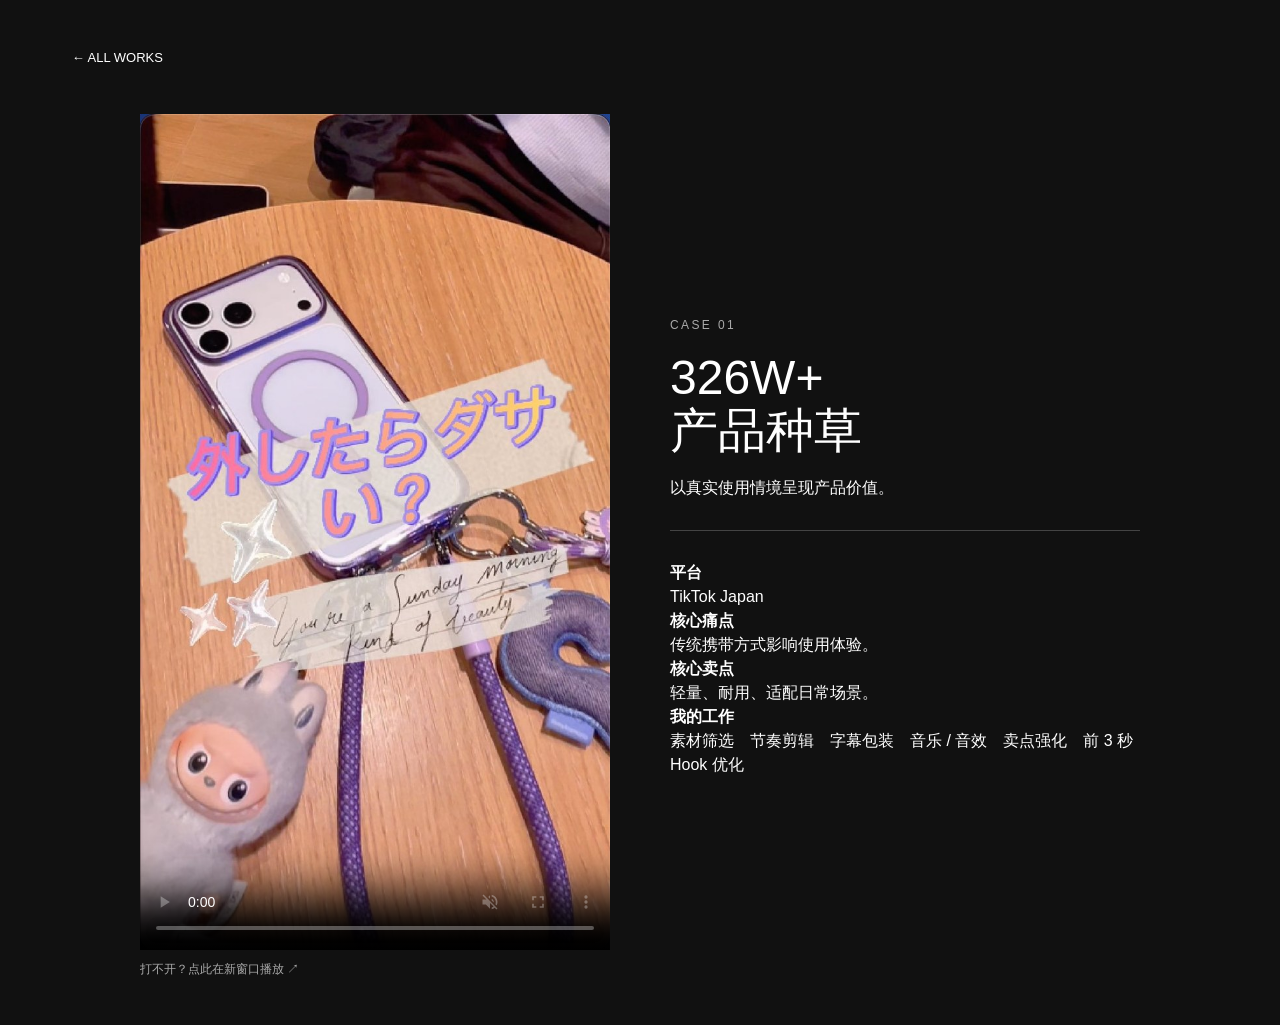
<file: works/01/index.html>
<!DOCTYPE html><html lang="zh-CN"><head><meta charSet="utf-8"/><meta name="viewport" content="width=device-width, initial-scale=1"/><link rel="stylesheet" href="/_next/static/css/index.CU_TB6pn.css" data-rsc-css-href="/_next/static/css/index.CU_TB6pn.css" data-precedence="vite-rsc/importer-resources"/><link rel="modulepreload" fetchPriority="low" href="/_next/static/chunks/index-Blzk3K-f.js"/><script src="/_next/static/chunks/rolldown-runtime-C60lm6uB.js" type="module" async=""></script><script src="/_next/static/chunks/framework-D_rUT4EX.js" type="module" async=""></script><script src="/_next/static/chunks/app-elements-H_Dr48wG.js" type="module" async=""></script><script src="/_next/static/chunks/hash-Cp347hhd.js" type="module" async=""></script><script src="/_next/static/chunks/record-uXSNv6cl.js" type="module" async=""></script><script src="/_next/static/chunks/app-rsc-cache-busting-sJDMpMxF.js" type="module" async=""></script><script src="/_next/static/chunks/app-rsc-render-mode-CvTCGruk.js" type="module" async=""></script><script src="/_next/static/chunks/headers-C_MtfdF4.js" type="module" async=""></script><script src="/_next/static/chunks/protocol-headers-B9-bVeat.js" type="module" async=""></script><script src="/_next/static/chunks/deployment-id-DFhHa9wO.js" type="module" async=""></script><script src="/_next/static/chunks/navigation-errors-D5LMQqDL.js" type="module" async=""></script><link rel="modulepreload" href="/_next/static/chunks/layout-segment-context-Cua0WT5l.js" crossorigin=""/><link rel="modulepreload" href="/_next/static/chunks/link-TlgDSgvF.js" crossorigin=""/><link rel="modulepreload" href="/_next/static/chunks/app-route-prefetch-policy-DZUYmRtk.js" crossorigin=""/><link rel="modulepreload" href="/_next/static/chunks/query-DWOJKAZx.js" crossorigin=""/><title>陆凯薇｜短视频作品集</title><meta name="description" content="TikTok Content · Video Editing · AI Workflow"/><link rel="shortcut icon" href="/favicon.svg"/><link rel="icon" href="/favicon.svg"/><meta name="codex-preview" content="development"/><script>Object.assign(((self[Symbol.for("vinext.navigationRuntime")]??={bootstrap:{routeManifest:null},functions:{}}).bootstrap.rsc??={rsc:[]}),{params:{"slug":"01"},nav:{"pathname":"/works/01","searchParams":[]}})</script><link rel="modulepreload" href="/_next/static/chunks/index-Blzk3K-f.js" />
</head><body class="antialiased"><main style="min-height:100vh;padding:45px 5.6vw;background:#111;color:#fff;font-family:Arial, PingFang SC, sans-serif"><a href="/works" style="color:#fff;font-size:13px">← ALL WORKS</a><div style="display:grid;grid-template-columns:repeat(auto-fit,minmax(min(100%,320px),1fr));gap:60px;justify-content:center;align-items:center;margin-top:45px;max-width:1000px;margin-left:auto;margin-right:auto"><div><video controls="" playsInline="" muted="" autoPlay="" loop="" preload="auto" poster="/media/covers/A1.jpg" style="width:100%;aspect-ratio:9/16;object-fit:cover;background:#000;display:block"><source src="/media/videos/A1.mp4" type="video/mp4"/></video><a href="/media/videos/A1.mp4" target="_blank" rel="noreferrer" style="display:inline-block;margin-top:10px;font-size:12px;color:#aaa">打不开？点此在新窗口播放 ↗</a></div><article><p style="letter-spacing:.2em;font-size:12px;color:#aaa">CASE <!-- -->01</p><h1 style="font-size:48px;line-height:1.1;margin:18px 0">326W+<br/>产品种草</h1><p>以真实使用情境呈现产品价值。</p><hr style="border-color:#444;margin:30px 0"/><p><b>平台</b><br/>TikTok Japan</p><p><b>核心痛点</b><br/>传统携带方式影响使用体验。</p><p><b>核心卖点</b><br/>轻量、耐用、适配日常场景。</p><p><b>我的工作</b><br/>素材筛选　节奏剪辑　字幕包装　音乐 / 音效　卖点强化　前 3 秒 Hook 优化</p></article></div></main><script type="module" src="/_next/static/chunks/index-Blzk3K-f.js" id="_R_" async=""></script><script>((self[Symbol.for("vinext.navigationRuntime")]??={bootstrap:{routeManifest:null},functions:{}}).bootstrap.rsc??={rsc:[]}).rsc.push("0:{\"page:/works/01\":\"$L1\",\"layout:/\":\"$L2\",\"route:/works/01\":\"$L3\",\"__route\":\"route:/works/01\",\"__interceptionContext\":null,\"__layoutIds\":[\"layout:/\"],\"__rootLayout\":\"/\",\"__bfcacheSegmentIdentities\":{\"layout:/\":\"[\\\"layout\\\",\\\"layout:/\\\",\\\"root-boundary:/\\\",\\\"\\\"]\",\"page:/works/01\":\"[\\\"page\\\",\\\"page:/works/:slug\\\",\\\"root-boundary:/\\\",\\\"[\\\\\\\"works\\\\\\\",\\\\\\\"slug|01|d\\\\\\\"]\\\"]\"},\"__srcPage\":[\"works\",\"[slug]\",\"page\"],\"__layoutFlags\":{\"layout:/\":\"s\"},\"__artifactCompatibility\":{\"schemaVersion\":1,\"graphVersion\":\"app-route-graph:4054a22136836b58\",\"deploymentVersion\":\"03603c32-3ab4-4ea4-a5ab-5ae99bf0969a\",\"appElementsSchemaVersion\":1,\"rscPayloadSchemaVersion\":1,\"rootBoundaryId\":\"/\",\"renderEpoch\":null},\"__dynamicStaleTime\":0}\n")</script><script>((self[Symbol.for("vinext.navigationRuntime")]??={bootstrap:{routeManifest:null},functions:{}}).bootstrap.rsc??={rsc:[]}).rsc.push("4:I[\"a513af732037\",[],\"Children\",1]\n")</script><script>((self[Symbol.for("vinext.navigationRuntime")]??={bootstrap:{routeManifest:null},functions:{}}).bootstrap.rsc??={rsc:[]}).rsc.push("5:I[\"59eb289cfad5\",[],\"GlobalErrorBoundary\",1]\n")</script><script>((self[Symbol.for("vinext.navigationRuntime")]??={bootstrap:{routeManifest:null},functions:{}}).bootstrap.rsc??={rsc:[]}).rsc.push("6:I[\"b244343c254f\",[],\"default\",1]\n")</script><script>((self[Symbol.for("vinext.navigationRuntime")]??={bootstrap:{routeManifest:null},functions:{}}).bootstrap.rsc??={rsc:[]}).rsc.push("7:I[\"59eb289cfad5\",[],\"ErrorBoundary\",1]\n")</script><script>((self[Symbol.for("vinext.navigationRuntime")]??={bootstrap:{routeManifest:null},functions:{}}).bootstrap.rsc??={rsc:[]}).rsc.push("8:I[\"365b7d7affc8\",[],\"LayoutSegmentProvider\",1]\n")</script><script>((self[Symbol.for("vinext.navigationRuntime")]??={bootstrap:{routeManifest:null},functions:{}}).bootstrap.rsc??={rsc:[]}).rsc.push("9:I[\"a513af732037\",[],\"Slot\",1]\n")</script><script>((self[Symbol.for("vinext.navigationRuntime")]??={bootstrap:{routeManifest:null},functions:{}}).bootstrap.rsc??={rsc:[]}).rsc.push("a:I[\"59eb289cfad5\",[],\"NotFoundBoundary\",1]\n")</script><script>((self[Symbol.for("vinext.navigationRuntime")]??={bootstrap:{routeManifest:null},functions:{}}).bootstrap.rsc??={rsc:[]}).rsc.push("b:I[\"e8e26c802533\",[],\"AppRouterScrollTarget\",1]\n")</script><script>((self[Symbol.for("vinext.navigationRuntime")]??={bootstrap:{routeManifest:null},functions:{}}).bootstrap.rsc??={rsc:[]}).rsc.push("c:I[\"59eb289cfad5\",[],\"RedirectBoundary\",1]\n")</script><script>((self[Symbol.for("vinext.navigationRuntime")]??={bootstrap:{routeManifest:null},functions:{}}).bootstrap.rsc??={rsc:[]}).rsc.push(":HL[\"/_next/static/css/index.CU_TB6pn.css\",\"style\"     ]\n")</script><script>((self[Symbol.for("vinext.navigationRuntime")]??={bootstrap:{routeManifest:null},functions:{}}).bootstrap.rsc??={rsc:[]}).rsc.push("2:[[[\"$\",\"link\",\"css:/_next/static/css/index.CU_TB6pn.css\",{\"rel\":\"stylesheet\",\"precedence\":\"vite-rsc/importer-resources\",\"href\":\"/_next/static/css/index.CU_TB6pn.css\",\"data-rsc-css-href\":\"/_next/static/css/index.CU_TB6pn.css\"}],\"$undefined\"],[\"$\",\"html\",null,{\"lang\":\"zh-CN\",\"children\":[\"$\",\"body\",null,{\"className\":\"antialiased\",\"children\":[\"$\",\"$L4\",null,{}]}]}]]\n")</script><script>((self[Symbol.for("vinext.navigationRuntime")]??={bootstrap:{routeManifest:null},functions:{}}).bootstrap.rsc??={rsc:[]}).rsc.push("3:[[[\"$\",\"meta\",null,{\"charSet\":\"utf-8\"}],[[\"$\",\"title\",\"0\",{\"children\":\"陆凯薇｜短视频作品集\"}],[\"$\",\"meta\",\"1\",{\"name\":\"description\",\"content\":\"TikTok Content · Video Editing · AI Workflow\"}],[\"$\",\"link\",\"2\",{\"data-vinext-streamed-icon\":\"$undefined\",\"rel\":\"shortcut icon\",\"href\":\"/favicon.svg\",\"type\":\"$undefined\",\"sizes\":\"$undefined\",\"color\":\"$undefined\",\"media\":\"$undefined\",\"fetchPriority\":\"$undefined\"}],[\"$\",\"link\",\"3\",{\"data-vinext-streamed-icon\":\"$undefined\",\"rel\":\"icon\",\"href\":\"/favicon.svg\",\"type\":\"$undefined\",\"sizes\":\"$undefined\",\"color\":\"$undefined\",\"media\":\"$undefined\",\"fetchPriority\":\"$undefined\"}],[\"$\",\"meta\",\"4\",{\"name\":\"codex-preview\",\"content\":\"development\"}]],[[\"$\",\"meta\",\"0\",{\"name\":\"viewport\",\"content\":\"width=device-width, initial-scale=1\"}]]],[\"$\",\"$L5\",null,{\"fallback\":\"$6\",\"children\":[\"$\",\"$L7\",null,{\"fallback\":\"$6\",\"children\":[\"$\",\"$L8\",null,{\"providerId\":\"layout:/\",\"segmentMap\":{\"children\":[\"works\",\"01\"]},\"children\":[\"$\",\"$L9\",null,{\"id\":\"layout:/\",\"parallelSlots\":\"$undefined\",\"children\":[\"$\",\"$La\",null,{\"resetKey\":\"works\",\"fallback\":[[\"$\",\"title\",null,{\"children\":\"404: This page could not be found.\"}],[\"$\",\"div\",null,{\"style\":{\"fontFamily\":\"system-ui,\\\"Segoe UI\\\",Roboto,Helvetica,Arial,sans-serif,\\\"Apple Color Emoji\\\",\\\"Segoe UI Emoji\\\"\",\"height\":\"100vh\",\"textAlign\":\"center\",\"display\":\"flex\",\"flexDirection\":\"column\",\"alignItems\":\"center\",\"justifyContent\":\"center\"},\"children\":[\"$\",\"div\",null,{\"children\":[[\"$\",\"style\",null,{\"dangerouslySetInnerHTML\":{\"__html\":\"body{color:#000;background:#fff;margin:0}.next-error-h1{border-right:1px solid rgba(0,0,0,.3)}@media (prefers-color-scheme:dark){body{color:#fff;background:#000}.next-error-h1{border-right:1px solid rgba(255,255,255,.3)}}\"}}],[\"$\",\"h1\",null,{\"className\":\"next-error-h1\",\"style\":{\"display\":\"inline-block\",\"margin\":\"0 20px 0 0\",\"padding\":\"0 23px 0 0\",\"fontSize\":24,\"fontWeight\":500,\"verticalAlign\":\"top\",\"lineHeight\":\"49px\"},\"children\":404}],[\"$\",\"div\",null,{\"style\":{\"display\":\"inline-block\"},\"children\":[\"$\",\"h2\",null,{\"style\":{\"fontSize\":14,\"fontWeight\":400,\"lineHeight\":\"49px\",\"margin\":0},\"children\":\"This page could not be found.\"}]}]]}]}]],\"children\":[\"$\",\"$Lb\",null,{\"children\":[\"$\",\"$Lc\",null,{\"children\":[[\"$\",\"$L8\",null,{\"providerId\":\"page:/works/01\",\"segmentMap\":{\"children\":[\"__PAGE__\"]},\"children\":[\"$\",\"$L9\",null,{\"id\":\"page:/works/01\"}]}],null]}]}]}]}]}]}]}],null,null]\n")</script><script>((self[Symbol.for("vinext.navigationRuntime")]??={bootstrap:{routeManifest:null},functions:{}}).bootstrap.rsc??={rsc:[]}).rsc.push("d:I[\"c2747888630f\",[],\"default\",1]\n")</script><script>((self[Symbol.for("vinext.navigationRuntime")]??={bootstrap:{routeManifest:null},functions:{}}).bootstrap.rsc??={rsc:[]}).rsc.push("1:[\"$\",\"main\",null,{\"style\":{\"minHeight\":\"100vh\",\"padding\":\"45px 5.6vw\",\"background\":\"#111\",\"color\":\"#fff\",\"fontFamily\":\"Arial, PingFang SC, sans-serif\"},\"children\":[[\"$\",\"$Ld\",null,{\"href\":\"/works\",\"style\":{\"color\":\"#fff\",\"fontSize\":13},\"children\":\"← ALL WORKS\"}],[\"$\",\"div\",null,{\"style\":{\"display\":\"grid\",\"gridTemplateColumns\":\"repeat(auto-fit,minmax(min(100%,320px),1fr))\",\"gap\":60,\"justifyContent\":\"center\",\"alignItems\":\"center\",\"marginTop\":45,\"maxWidth\":1000,\"marginLeft\":\"auto\",\"marginRight\":\"auto\"},\"children\":[[\"$\",\"div\",null,{\"children\":[[\"$\",\"video\",null,{\"controls\":true,\"playsInline\":true,\"muted\":true,\"autoPlay\":true,\"loop\":true,\"preload\":\"auto\",\"poster\":\"/media/covers/A1.jpg\",\"style\":{\"width\":\"100%\",\"aspectRatio\":\"9/16\",\"objectFit\":\"cover\",\"background\":\"#000\",\"display\":\"block\"},\"children\":[\"$\",\"source\",null,{\"src\":\"/media/videos/A1.mp4\",\"type\":\"video/mp4\"}]}],[\"$\",\"a\",null,{\"href\":\"/media/videos/A1.mp4\",\"target\":\"_blank\",\"rel\":\"noreferrer\",\"style\":{\"display\":\"inline-block\",\"marginTop\":10,\"fontSize\":12,\"color\":\"#aaa\"},\"children\":\"打不开？点此在新窗口播放 ↗\"}]]}],[\"$\",\"article\",null,{\"children\":[[\"$\",\"p\",null,{\"style\":{\"letterSpacing\":\".2em\",\"fontSize\":12,\"color\":\"#aaa\"},\"children\":[\"CASE \",\"01\"]}],[\"$\",\"h1\",null,{\"style\":{\"fontSize\":48,\"lineHeight\":1.1,\"margin\":\"18px 0\"},\"children\":[\"326W+\",[\"$\",\"br\",null,{}],\"产品种草\"]}],[\"$\",\"p\",null,{\"children\":\"以真实使用情境呈现产品价值。\"}],[\"$\",\"hr\",null,{\"style\":{\"borderColor\":\"#444\",\"margin\":\"30px 0\"}}],[\"$\",\"p\",null,{\"children\":[[\"$\",\"b\",null,{\"children\":\"平台\"}],[\"$\",\"br\",null,{}],\"TikTok Japan\"]}],[\"$\",\"p\",null,{\"children\":[[\"$\",\"b\",null,{\"children\":\"核心痛点\"}],[\"$\",\"br\",null,{}],\"传统携带方式影响使用体验。\"]}],[\"$\",\"p\",null,{\"children\":[[\"$\",\"b\",null,{\"children\":\"核心卖点\"}],[\"$\",\"br\",null,{}],\"轻量、耐用、适配日常场景。\"]}],[\"$\",\"p\",null,{\"children\":[[\"$\",\"b\",null,{\"children\":\"我的工作\"}],[\"$\",\"br\",null,{}],\"素材筛选　节奏剪辑　字幕包装　音乐 / 音效　卖点强化　前 3 秒 Hook 优化\"]}]]}]]}]]}]\n")</script><script>Object.assign(((self[Symbol.for("vinext.navigationRuntime")]??={bootstrap:{routeManifest:null},functions:{}}).bootstrap.rsc??={rsc:[]}),{"initialCacheKind":"static"});((self[Symbol.for("vinext.navigationRuntime")]??={bootstrap:{routeManifest:null},functions:{}}).bootstrap.rsc??={rsc:[]}).done=true</script></body></html>
</file>
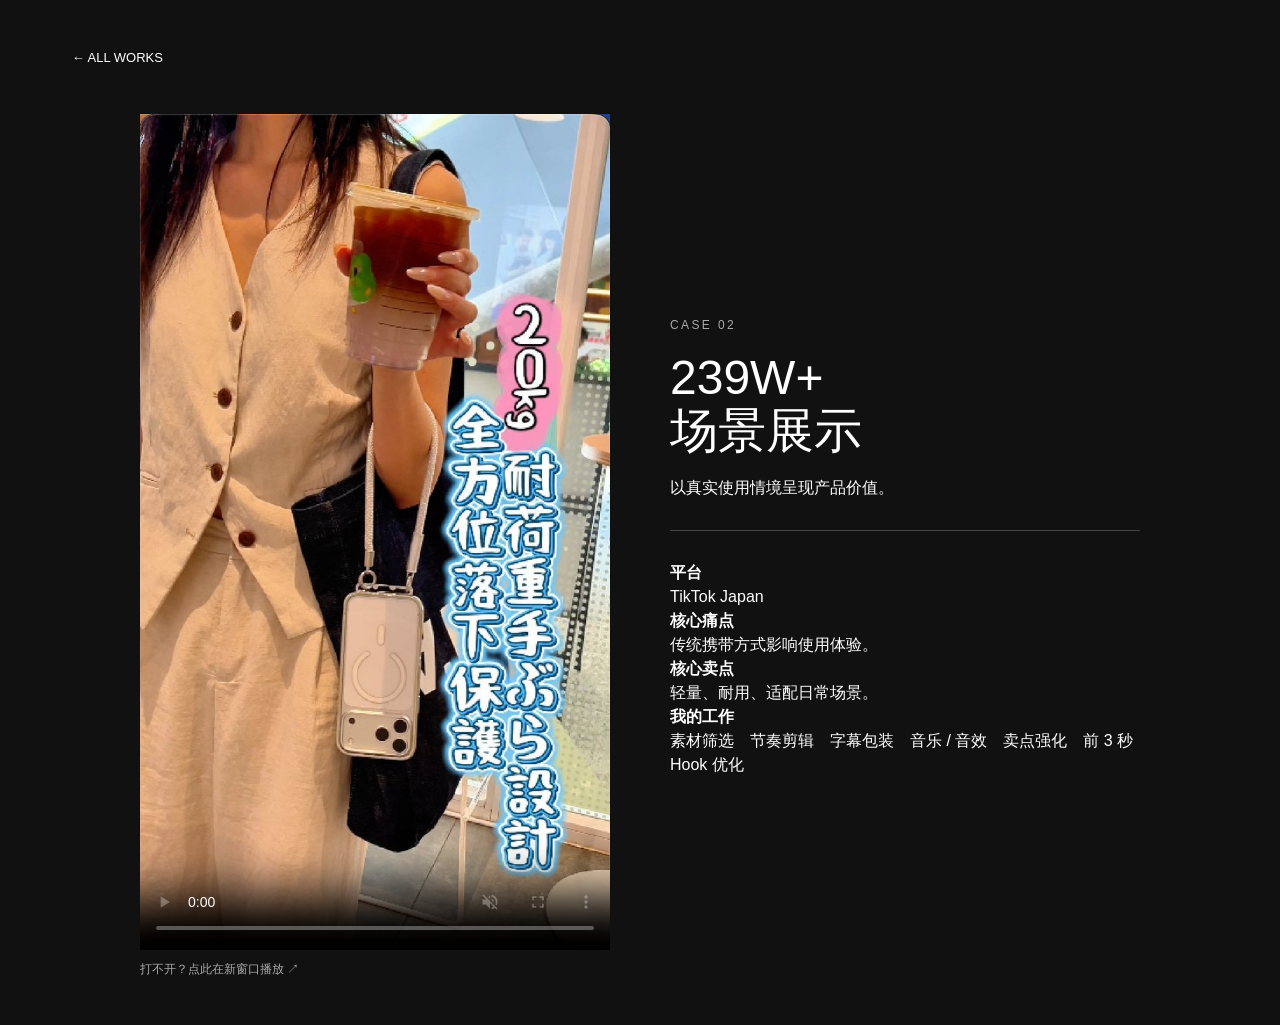
<file: works/02/index.html>
<!DOCTYPE html><html lang="zh-CN"><head><meta charSet="utf-8"/><meta name="viewport" content="width=device-width, initial-scale=1"/><link rel="stylesheet" href="/_next/static/css/index.CU_TB6pn.css" data-rsc-css-href="/_next/static/css/index.CU_TB6pn.css" data-precedence="vite-rsc/importer-resources"/><link rel="modulepreload" fetchPriority="low" href="/_next/static/chunks/index-Blzk3K-f.js"/><script src="/_next/static/chunks/rolldown-runtime-C60lm6uB.js" type="module" async=""></script><script src="/_next/static/chunks/framework-D_rUT4EX.js" type="module" async=""></script><script src="/_next/static/chunks/app-elements-H_Dr48wG.js" type="module" async=""></script><script src="/_next/static/chunks/hash-Cp347hhd.js" type="module" async=""></script><script src="/_next/static/chunks/record-uXSNv6cl.js" type="module" async=""></script><script src="/_next/static/chunks/app-rsc-cache-busting-sJDMpMxF.js" type="module" async=""></script><script src="/_next/static/chunks/app-rsc-render-mode-CvTCGruk.js" type="module" async=""></script><script src="/_next/static/chunks/headers-C_MtfdF4.js" type="module" async=""></script><script src="/_next/static/chunks/protocol-headers-B9-bVeat.js" type="module" async=""></script><script src="/_next/static/chunks/deployment-id-DFhHa9wO.js" type="module" async=""></script><script src="/_next/static/chunks/navigation-errors-D5LMQqDL.js" type="module" async=""></script><link rel="modulepreload" href="/_next/static/chunks/layout-segment-context-Cua0WT5l.js" crossorigin=""/><link rel="modulepreload" href="/_next/static/chunks/link-TlgDSgvF.js" crossorigin=""/><link rel="modulepreload" href="/_next/static/chunks/app-route-prefetch-policy-DZUYmRtk.js" crossorigin=""/><link rel="modulepreload" href="/_next/static/chunks/query-DWOJKAZx.js" crossorigin=""/><title>陆凯薇｜短视频作品集</title><meta name="description" content="TikTok Content · Video Editing · AI Workflow"/><link rel="shortcut icon" href="/favicon.svg"/><link rel="icon" href="/favicon.svg"/><meta name="codex-preview" content="development"/><script>Object.assign(((self[Symbol.for("vinext.navigationRuntime")]??={bootstrap:{routeManifest:null},functions:{}}).bootstrap.rsc??={rsc:[]}),{params:{"slug":"02"},nav:{"pathname":"/works/02","searchParams":[]}})</script><link rel="modulepreload" href="/_next/static/chunks/index-Blzk3K-f.js" />
</head><body class="antialiased"><main style="min-height:100vh;padding:45px 5.6vw;background:#111;color:#fff;font-family:Arial, PingFang SC, sans-serif"><a href="/works" style="color:#fff;font-size:13px">← ALL WORKS</a><div style="display:grid;grid-template-columns:repeat(auto-fit,minmax(min(100%,320px),1fr));gap:60px;justify-content:center;align-items:center;margin-top:45px;max-width:1000px;margin-left:auto;margin-right:auto"><div><video controls="" playsInline="" muted="" autoPlay="" loop="" preload="auto" poster="/media/covers/A2.jpg" style="width:100%;aspect-ratio:9/16;object-fit:cover;background:#000;display:block"><source src="/media/videos/A2.mp4" type="video/mp4"/></video><a href="/media/videos/A2.mp4" target="_blank" rel="noreferrer" style="display:inline-block;margin-top:10px;font-size:12px;color:#aaa">打不开？点此在新窗口播放 ↗</a></div><article><p style="letter-spacing:.2em;font-size:12px;color:#aaa">CASE <!-- -->02</p><h1 style="font-size:48px;line-height:1.1;margin:18px 0">239W+<br/>场景展示</h1><p>以真实使用情境呈现产品价值。</p><hr style="border-color:#444;margin:30px 0"/><p><b>平台</b><br/>TikTok Japan</p><p><b>核心痛点</b><br/>传统携带方式影响使用体验。</p><p><b>核心卖点</b><br/>轻量、耐用、适配日常场景。</p><p><b>我的工作</b><br/>素材筛选　节奏剪辑　字幕包装　音乐 / 音效　卖点强化　前 3 秒 Hook 优化</p></article></div></main><script type="module" src="/_next/static/chunks/index-Blzk3K-f.js" id="_R_" async=""></script><script>((self[Symbol.for("vinext.navigationRuntime")]??={bootstrap:{routeManifest:null},functions:{}}).bootstrap.rsc??={rsc:[]}).rsc.push("0:{\"page:/works/02\":\"$L1\",\"layout:/\":\"$L2\",\"route:/works/02\":\"$L3\",\"__route\":\"route:/works/02\",\"__interceptionContext\":null,\"__layoutIds\":[\"layout:/\"],\"__rootLayout\":\"/\",\"__bfcacheSegmentIdentities\":{\"layout:/\":\"[\\\"layout\\\",\\\"layout:/\\\",\\\"root-boundary:/\\\",\\\"\\\"]\",\"page:/works/02\":\"[\\\"page\\\",\\\"page:/works/:slug\\\",\\\"root-boundary:/\\\",\\\"[\\\\\\\"works\\\\\\\",\\\\\\\"slug|02|d\\\\\\\"]\\\"]\"},\"__srcPage\":[\"works\",\"[slug]\",\"page\"],\"__layoutFlags\":{\"layout:/\":\"s\"},\"__artifactCompatibility\":{\"schemaVersion\":1,\"graphVersion\":\"app-route-graph:4054a22136836b58\",\"deploymentVersion\":\"03603c32-3ab4-4ea4-a5ab-5ae99bf0969a\",\"appElementsSchemaVersion\":1,\"rscPayloadSchemaVersion\":1,\"rootBoundaryId\":\"/\",\"renderEpoch\":null},\"__dynamicStaleTime\":0}\n")</script><script>((self[Symbol.for("vinext.navigationRuntime")]??={bootstrap:{routeManifest:null},functions:{}}).bootstrap.rsc??={rsc:[]}).rsc.push("4:I[\"a513af732037\",[],\"Children\",1]\n")</script><script>((self[Symbol.for("vinext.navigationRuntime")]??={bootstrap:{routeManifest:null},functions:{}}).bootstrap.rsc??={rsc:[]}).rsc.push("5:I[\"59eb289cfad5\",[],\"GlobalErrorBoundary\",1]\n")</script><script>((self[Symbol.for("vinext.navigationRuntime")]??={bootstrap:{routeManifest:null},functions:{}}).bootstrap.rsc??={rsc:[]}).rsc.push("6:I[\"b244343c254f\",[],\"default\",1]\n")</script><script>((self[Symbol.for("vinext.navigationRuntime")]??={bootstrap:{routeManifest:null},functions:{}}).bootstrap.rsc??={rsc:[]}).rsc.push("7:I[\"59eb289cfad5\",[],\"ErrorBoundary\",1]\n")</script><script>((self[Symbol.for("vinext.navigationRuntime")]??={bootstrap:{routeManifest:null},functions:{}}).bootstrap.rsc??={rsc:[]}).rsc.push("8:I[\"365b7d7affc8\",[],\"LayoutSegmentProvider\",1]\n")</script><script>((self[Symbol.for("vinext.navigationRuntime")]??={bootstrap:{routeManifest:null},functions:{}}).bootstrap.rsc??={rsc:[]}).rsc.push("9:I[\"a513af732037\",[],\"Slot\",1]\n")</script><script>((self[Symbol.for("vinext.navigationRuntime")]??={bootstrap:{routeManifest:null},functions:{}}).bootstrap.rsc??={rsc:[]}).rsc.push("a:I[\"59eb289cfad5\",[],\"NotFoundBoundary\",1]\n")</script><script>((self[Symbol.for("vinext.navigationRuntime")]??={bootstrap:{routeManifest:null},functions:{}}).bootstrap.rsc??={rsc:[]}).rsc.push("b:I[\"e8e26c802533\",[],\"AppRouterScrollTarget\",1]\n")</script><script>((self[Symbol.for("vinext.navigationRuntime")]??={bootstrap:{routeManifest:null},functions:{}}).bootstrap.rsc??={rsc:[]}).rsc.push("c:I[\"59eb289cfad5\",[],\"RedirectBoundary\",1]\n")</script><script>((self[Symbol.for("vinext.navigationRuntime")]??={bootstrap:{routeManifest:null},functions:{}}).bootstrap.rsc??={rsc:[]}).rsc.push(":HL[\"/_next/static/css/index.CU_TB6pn.css\",\"style\"     ]\n")</script><script>((self[Symbol.for("vinext.navigationRuntime")]??={bootstrap:{routeManifest:null},functions:{}}).bootstrap.rsc??={rsc:[]}).rsc.push("2:[[[\"$\",\"link\",\"css:/_next/static/css/index.CU_TB6pn.css\",{\"rel\":\"stylesheet\",\"precedence\":\"vite-rsc/importer-resources\",\"href\":\"/_next/static/css/index.CU_TB6pn.css\",\"data-rsc-css-href\":\"/_next/static/css/index.CU_TB6pn.css\"}],\"$undefined\"],[\"$\",\"html\",null,{\"lang\":\"zh-CN\",\"children\":[\"$\",\"body\",null,{\"className\":\"antialiased\",\"children\":[\"$\",\"$L4\",null,{}]}]}]]\n")</script><script>((self[Symbol.for("vinext.navigationRuntime")]??={bootstrap:{routeManifest:null},functions:{}}).bootstrap.rsc??={rsc:[]}).rsc.push("3:[[[\"$\",\"meta\",null,{\"charSet\":\"utf-8\"}],[[\"$\",\"title\",\"0\",{\"children\":\"陆凯薇｜短视频作品集\"}],[\"$\",\"meta\",\"1\",{\"name\":\"description\",\"content\":\"TikTok Content · Video Editing · AI Workflow\"}],[\"$\",\"link\",\"2\",{\"data-vinext-streamed-icon\":\"$undefined\",\"rel\":\"shortcut icon\",\"href\":\"/favicon.svg\",\"type\":\"$undefined\",\"sizes\":\"$undefined\",\"color\":\"$undefined\",\"media\":\"$undefined\",\"fetchPriority\":\"$undefined\"}],[\"$\",\"link\",\"3\",{\"data-vinext-streamed-icon\":\"$undefined\",\"rel\":\"icon\",\"href\":\"/favicon.svg\",\"type\":\"$undefined\",\"sizes\":\"$undefined\",\"color\":\"$undefined\",\"media\":\"$undefined\",\"fetchPriority\":\"$undefined\"}],[\"$\",\"meta\",\"4\",{\"name\":\"codex-preview\",\"content\":\"development\"}]],[[\"$\",\"meta\",\"0\",{\"name\":\"viewport\",\"content\":\"width=device-width, initial-scale=1\"}]]],[\"$\",\"$L5\",null,{\"fallback\":\"$6\",\"children\":[\"$\",\"$L7\",null,{\"fallback\":\"$6\",\"children\":[\"$\",\"$L8\",null,{\"providerId\":\"layout:/\",\"segmentMap\":{\"children\":[\"works\",\"02\"]},\"children\":[\"$\",\"$L9\",null,{\"id\":\"layout:/\",\"parallelSlots\":\"$undefined\",\"children\":[\"$\",\"$La\",null,{\"resetKey\":\"works\",\"fallback\":[[\"$\",\"title\",null,{\"children\":\"404: This page could not be found.\"}],[\"$\",\"div\",null,{\"style\":{\"fontFamily\":\"system-ui,\\\"Segoe UI\\\",Roboto,Helvetica,Arial,sans-serif,\\\"Apple Color Emoji\\\",\\\"Segoe UI Emoji\\\"\",\"height\":\"100vh\",\"textAlign\":\"center\",\"display\":\"flex\",\"flexDirection\":\"column\",\"alignItems\":\"center\",\"justifyContent\":\"center\"},\"children\":[\"$\",\"div\",null,{\"children\":[[\"$\",\"style\",null,{\"dangerouslySetInnerHTML\":{\"__html\":\"body{color:#000;background:#fff;margin:0}.next-error-h1{border-right:1px solid rgba(0,0,0,.3)}@media (prefers-color-scheme:dark){body{color:#fff;background:#000}.next-error-h1{border-right:1px solid rgba(255,255,255,.3)}}\"}}],[\"$\",\"h1\",null,{\"className\":\"next-error-h1\",\"style\":{\"display\":\"inline-block\",\"margin\":\"0 20px 0 0\",\"padding\":\"0 23px 0 0\",\"fontSize\":24,\"fontWeight\":500,\"verticalAlign\":\"top\",\"lineHeight\":\"49px\"},\"children\":404}],[\"$\",\"div\",null,{\"style\":{\"display\":\"inline-block\"},\"children\":[\"$\",\"h2\",null,{\"style\":{\"fontSize\":14,\"fontWeight\":400,\"lineHeight\":\"49px\",\"margin\":0},\"children\":\"This page could not be found.\"}]}]]}]}]],\"children\":[\"$\",\"$Lb\",null,{\"children\":[\"$\",\"$Lc\",null,{\"children\":[[\"$\",\"$L8\",null,{\"providerId\":\"page:/works/02\",\"segmentMap\":{\"children\":[\"__PAGE__\"]},\"children\":[\"$\",\"$L9\",null,{\"id\":\"page:/works/02\"}]}],null]}]}]}]}]}]}]}],null,null]\n")</script><script>((self[Symbol.for("vinext.navigationRuntime")]??={bootstrap:{routeManifest:null},functions:{}}).bootstrap.rsc??={rsc:[]}).rsc.push("d:I[\"c2747888630f\",[],\"default\",1]\n")</script><script>((self[Symbol.for("vinext.navigationRuntime")]??={bootstrap:{routeManifest:null},functions:{}}).bootstrap.rsc??={rsc:[]}).rsc.push("1:[\"$\",\"main\",null,{\"style\":{\"minHeight\":\"100vh\",\"padding\":\"45px 5.6vw\",\"background\":\"#111\",\"color\":\"#fff\",\"fontFamily\":\"Arial, PingFang SC, sans-serif\"},\"children\":[[\"$\",\"$Ld\",null,{\"href\":\"/works\",\"style\":{\"color\":\"#fff\",\"fontSize\":13},\"children\":\"← ALL WORKS\"}],[\"$\",\"div\",null,{\"style\":{\"display\":\"grid\",\"gridTemplateColumns\":\"repeat(auto-fit,minmax(min(100%,320px),1fr))\",\"gap\":60,\"justifyContent\":\"center\",\"alignItems\":\"center\",\"marginTop\":45,\"maxWidth\":1000,\"marginLeft\":\"auto\",\"marginRight\":\"auto\"},\"children\":[[\"$\",\"div\",null,{\"children\":[[\"$\",\"video\",null,{\"controls\":true,\"playsInline\":true,\"muted\":true,\"autoPlay\":true,\"loop\":true,\"preload\":\"auto\",\"poster\":\"/media/covers/A2.jpg\",\"style\":{\"width\":\"100%\",\"aspectRatio\":\"9/16\",\"objectFit\":\"cover\",\"background\":\"#000\",\"display\":\"block\"},\"children\":[\"$\",\"source\",null,{\"src\":\"/media/videos/A2.mp4\",\"type\":\"video/mp4\"}]}],[\"$\",\"a\",null,{\"href\":\"/media/videos/A2.mp4\",\"target\":\"_blank\",\"rel\":\"noreferrer\",\"style\":{\"display\":\"inline-block\",\"marginTop\":10,\"fontSize\":12,\"color\":\"#aaa\"},\"children\":\"打不开？点此在新窗口播放 ↗\"}]]}],[\"$\",\"article\",null,{\"children\":[[\"$\",\"p\",null,{\"style\":{\"letterSpacing\":\".2em\",\"fontSize\":12,\"color\":\"#aaa\"},\"children\":[\"CASE \",\"02\"]}],[\"$\",\"h1\",null,{\"style\":{\"fontSize\":48,\"lineHeight\":1.1,\"margin\":\"18px 0\"},\"children\":[\"239W+\",[\"$\",\"br\",null,{}],\"场景展示\"]}],[\"$\",\"p\",null,{\"children\":\"以真实使用情境呈现产品价值。\"}],[\"$\",\"hr\",null,{\"style\":{\"borderColor\":\"#444\",\"margin\":\"30px 0\"}}],[\"$\",\"p\",null,{\"children\":[[\"$\",\"b\",null,{\"children\":\"平台\"}],[\"$\",\"br\",null,{}],\"TikTok Japan\"]}],[\"$\",\"p\",null,{\"children\":[[\"$\",\"b\",null,{\"children\":\"核心痛点\"}],[\"$\",\"br\",null,{}],\"传统携带方式影响使用体验。\"]}],[\"$\",\"p\",null,{\"children\":[[\"$\",\"b\",null,{\"children\":\"核心卖点\"}],[\"$\",\"br\",null,{}],\"轻量、耐用、适配日常场景。\"]}],[\"$\",\"p\",null,{\"children\":[[\"$\",\"b\",null,{\"children\":\"我的工作\"}],[\"$\",\"br\",null,{}],\"素材筛选　节奏剪辑　字幕包装　音乐 / 音效　卖点强化　前 3 秒 Hook 优化\"]}]]}]]}]]}]\n")</script><script>Object.assign(((self[Symbol.for("vinext.navigationRuntime")]??={bootstrap:{routeManifest:null},functions:{}}).bootstrap.rsc??={rsc:[]}),{"initialCacheKind":"static"});((self[Symbol.for("vinext.navigationRuntime")]??={bootstrap:{routeManifest:null},functions:{}}).bootstrap.rsc??={rsc:[]}).done=true</script></body></html>
</file>
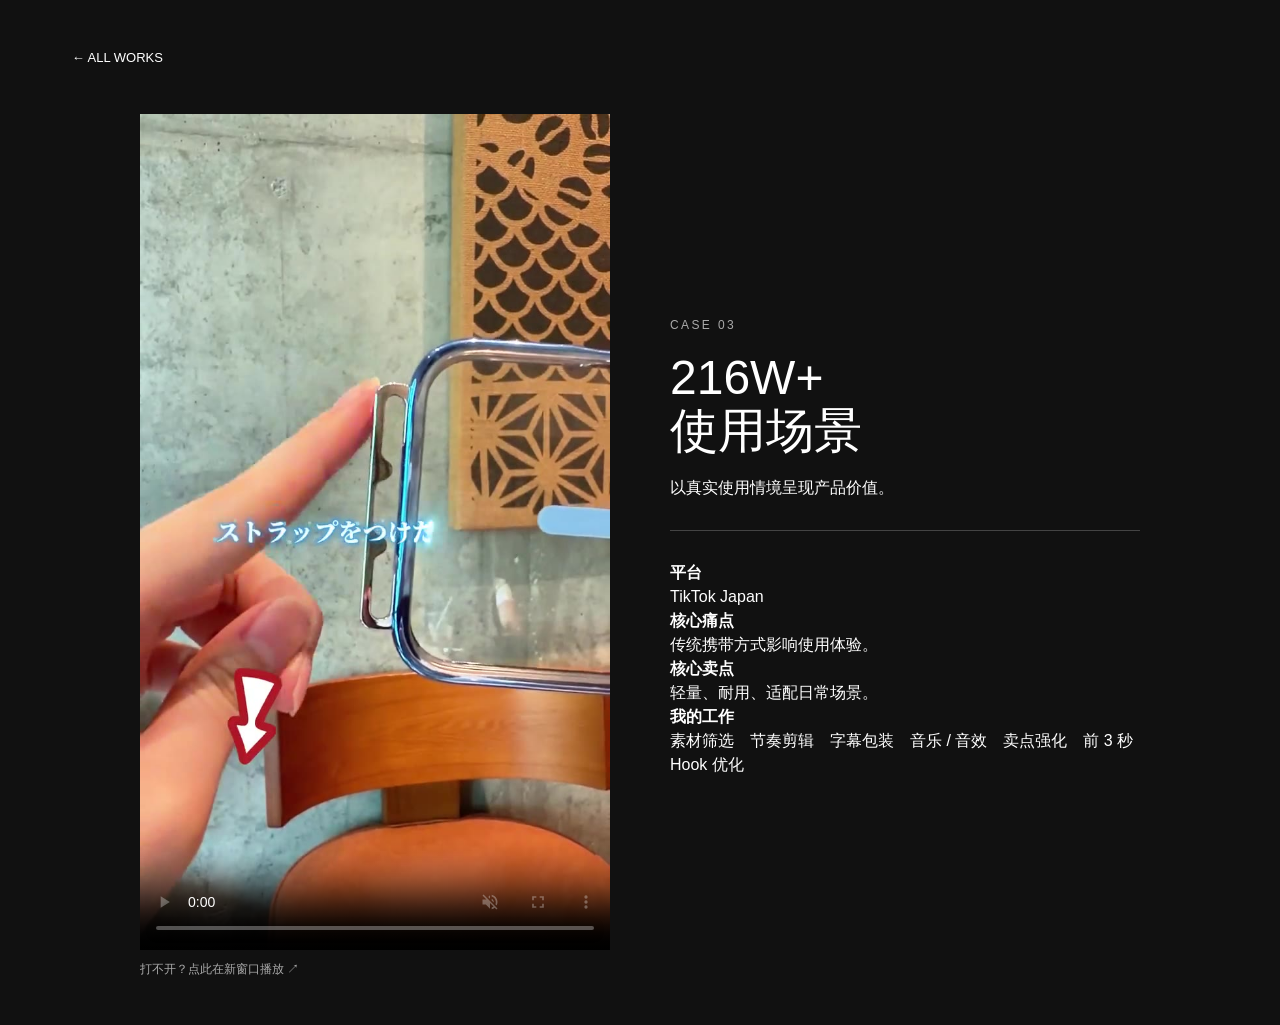
<file: works/03/index.html>
<!DOCTYPE html><html lang="zh-CN"><head><meta charSet="utf-8"/><meta name="viewport" content="width=device-width, initial-scale=1"/><link rel="stylesheet" href="/_next/static/css/index.CU_TB6pn.css" data-rsc-css-href="/_next/static/css/index.CU_TB6pn.css" data-precedence="vite-rsc/importer-resources"/><link rel="modulepreload" fetchPriority="low" href="/_next/static/chunks/index-Blzk3K-f.js"/><script src="/_next/static/chunks/rolldown-runtime-C60lm6uB.js" type="module" async=""></script><script src="/_next/static/chunks/framework-D_rUT4EX.js" type="module" async=""></script><script src="/_next/static/chunks/app-elements-H_Dr48wG.js" type="module" async=""></script><script src="/_next/static/chunks/hash-Cp347hhd.js" type="module" async=""></script><script src="/_next/static/chunks/record-uXSNv6cl.js" type="module" async=""></script><script src="/_next/static/chunks/app-rsc-cache-busting-sJDMpMxF.js" type="module" async=""></script><script src="/_next/static/chunks/app-rsc-render-mode-CvTCGruk.js" type="module" async=""></script><script src="/_next/static/chunks/headers-C_MtfdF4.js" type="module" async=""></script><script src="/_next/static/chunks/protocol-headers-B9-bVeat.js" type="module" async=""></script><script src="/_next/static/chunks/deployment-id-DFhHa9wO.js" type="module" async=""></script><script src="/_next/static/chunks/navigation-errors-D5LMQqDL.js" type="module" async=""></script><link rel="modulepreload" href="/_next/static/chunks/layout-segment-context-Cua0WT5l.js" crossorigin=""/><link rel="modulepreload" href="/_next/static/chunks/link-TlgDSgvF.js" crossorigin=""/><link rel="modulepreload" href="/_next/static/chunks/app-route-prefetch-policy-DZUYmRtk.js" crossorigin=""/><link rel="modulepreload" href="/_next/static/chunks/query-DWOJKAZx.js" crossorigin=""/><title>陆凯薇｜短视频作品集</title><meta name="description" content="TikTok Content · Video Editing · AI Workflow"/><link rel="shortcut icon" href="/favicon.svg"/><link rel="icon" href="/favicon.svg"/><meta name="codex-preview" content="development"/><script>Object.assign(((self[Symbol.for("vinext.navigationRuntime")]??={bootstrap:{routeManifest:null},functions:{}}).bootstrap.rsc??={rsc:[]}),{params:{"slug":"03"},nav:{"pathname":"/works/03","searchParams":[]}})</script><link rel="modulepreload" href="/_next/static/chunks/index-Blzk3K-f.js" />
</head><body class="antialiased"><main style="min-height:100vh;padding:45px 5.6vw;background:#111;color:#fff;font-family:Arial, PingFang SC, sans-serif"><a href="/works" style="color:#fff;font-size:13px">← ALL WORKS</a><div style="display:grid;grid-template-columns:repeat(auto-fit,minmax(min(100%,320px),1fr));gap:60px;justify-content:center;align-items:center;margin-top:45px;max-width:1000px;margin-left:auto;margin-right:auto"><div><video controls="" playsInline="" muted="" autoPlay="" loop="" preload="auto" poster="/media/covers/A3.jpg" style="width:100%;aspect-ratio:9/16;object-fit:cover;background:#000;display:block"><source src="/media/videos/A3.mp4" type="video/mp4"/></video><a href="/media/videos/A3.mp4" target="_blank" rel="noreferrer" style="display:inline-block;margin-top:10px;font-size:12px;color:#aaa">打不开？点此在新窗口播放 ↗</a></div><article><p style="letter-spacing:.2em;font-size:12px;color:#aaa">CASE <!-- -->03</p><h1 style="font-size:48px;line-height:1.1;margin:18px 0">216W+<br/>使用场景</h1><p>以真实使用情境呈现产品价值。</p><hr style="border-color:#444;margin:30px 0"/><p><b>平台</b><br/>TikTok Japan</p><p><b>核心痛点</b><br/>传统携带方式影响使用体验。</p><p><b>核心卖点</b><br/>轻量、耐用、适配日常场景。</p><p><b>我的工作</b><br/>素材筛选　节奏剪辑　字幕包装　音乐 / 音效　卖点强化　前 3 秒 Hook 优化</p></article></div></main><script type="module" src="/_next/static/chunks/index-Blzk3K-f.js" id="_R_" async=""></script><script>((self[Symbol.for("vinext.navigationRuntime")]??={bootstrap:{routeManifest:null},functions:{}}).bootstrap.rsc??={rsc:[]}).rsc.push("0:{\"page:/works/03\":\"$L1\",\"layout:/\":\"$L2\",\"route:/works/03\":\"$L3\",\"__route\":\"route:/works/03\",\"__interceptionContext\":null,\"__layoutIds\":[\"layout:/\"],\"__rootLayout\":\"/\",\"__bfcacheSegmentIdentities\":{\"layout:/\":\"[\\\"layout\\\",\\\"layout:/\\\",\\\"root-boundary:/\\\",\\\"\\\"]\",\"page:/works/03\":\"[\\\"page\\\",\\\"page:/works/:slug\\\",\\\"root-boundary:/\\\",\\\"[\\\\\\\"works\\\\\\\",\\\\\\\"slug|03|d\\\\\\\"]\\\"]\"},\"__srcPage\":[\"works\",\"[slug]\",\"page\"],\"__layoutFlags\":{\"layout:/\":\"s\"},\"__artifactCompatibility\":{\"schemaVersion\":1,\"graphVersion\":\"app-route-graph:4054a22136836b58\",\"deploymentVersion\":\"03603c32-3ab4-4ea4-a5ab-5ae99bf0969a\",\"appElementsSchemaVersion\":1,\"rscPayloadSchemaVersion\":1,\"rootBoundaryId\":\"/\",\"renderEpoch\":null},\"__dynamicStaleTime\":0}\n")</script><script>((self[Symbol.for("vinext.navigationRuntime")]??={bootstrap:{routeManifest:null},functions:{}}).bootstrap.rsc??={rsc:[]}).rsc.push("4:I[\"a513af732037\",[],\"Children\",1]\n")</script><script>((self[Symbol.for("vinext.navigationRuntime")]??={bootstrap:{routeManifest:null},functions:{}}).bootstrap.rsc??={rsc:[]}).rsc.push("5:I[\"59eb289cfad5\",[],\"GlobalErrorBoundary\",1]\n")</script><script>((self[Symbol.for("vinext.navigationRuntime")]??={bootstrap:{routeManifest:null},functions:{}}).bootstrap.rsc??={rsc:[]}).rsc.push("6:I[\"b244343c254f\",[],\"default\",1]\n")</script><script>((self[Symbol.for("vinext.navigationRuntime")]??={bootstrap:{routeManifest:null},functions:{}}).bootstrap.rsc??={rsc:[]}).rsc.push("7:I[\"59eb289cfad5\",[],\"ErrorBoundary\",1]\n")</script><script>((self[Symbol.for("vinext.navigationRuntime")]??={bootstrap:{routeManifest:null},functions:{}}).bootstrap.rsc??={rsc:[]}).rsc.push("8:I[\"365b7d7affc8\",[],\"LayoutSegmentProvider\",1]\n")</script><script>((self[Symbol.for("vinext.navigationRuntime")]??={bootstrap:{routeManifest:null},functions:{}}).bootstrap.rsc??={rsc:[]}).rsc.push("9:I[\"a513af732037\",[],\"Slot\",1]\n")</script><script>((self[Symbol.for("vinext.navigationRuntime")]??={bootstrap:{routeManifest:null},functions:{}}).bootstrap.rsc??={rsc:[]}).rsc.push("a:I[\"59eb289cfad5\",[],\"NotFoundBoundary\",1]\n")</script><script>((self[Symbol.for("vinext.navigationRuntime")]??={bootstrap:{routeManifest:null},functions:{}}).bootstrap.rsc??={rsc:[]}).rsc.push("b:I[\"e8e26c802533\",[],\"AppRouterScrollTarget\",1]\n")</script><script>((self[Symbol.for("vinext.navigationRuntime")]??={bootstrap:{routeManifest:null},functions:{}}).bootstrap.rsc??={rsc:[]}).rsc.push("c:I[\"59eb289cfad5\",[],\"RedirectBoundary\",1]\n")</script><script>((self[Symbol.for("vinext.navigationRuntime")]??={bootstrap:{routeManifest:null},functions:{}}).bootstrap.rsc??={rsc:[]}).rsc.push(":HL[\"/_next/static/css/index.CU_TB6pn.css\",\"style\"     ]\n")</script><script>((self[Symbol.for("vinext.navigationRuntime")]??={bootstrap:{routeManifest:null},functions:{}}).bootstrap.rsc??={rsc:[]}).rsc.push("2:[[[\"$\",\"link\",\"css:/_next/static/css/index.CU_TB6pn.css\",{\"rel\":\"stylesheet\",\"precedence\":\"vite-rsc/importer-resources\",\"href\":\"/_next/static/css/index.CU_TB6pn.css\",\"data-rsc-css-href\":\"/_next/static/css/index.CU_TB6pn.css\"}],\"$undefined\"],[\"$\",\"html\",null,{\"lang\":\"zh-CN\",\"children\":[\"$\",\"body\",null,{\"className\":\"antialiased\",\"children\":[\"$\",\"$L4\",null,{}]}]}]]\n")</script><script>((self[Symbol.for("vinext.navigationRuntime")]??={bootstrap:{routeManifest:null},functions:{}}).bootstrap.rsc??={rsc:[]}).rsc.push("3:[[[\"$\",\"meta\",null,{\"charSet\":\"utf-8\"}],[[\"$\",\"title\",\"0\",{\"children\":\"陆凯薇｜短视频作品集\"}],[\"$\",\"meta\",\"1\",{\"name\":\"description\",\"content\":\"TikTok Content · Video Editing · AI Workflow\"}],[\"$\",\"link\",\"2\",{\"data-vinext-streamed-icon\":\"$undefined\",\"rel\":\"shortcut icon\",\"href\":\"/favicon.svg\",\"type\":\"$undefined\",\"sizes\":\"$undefined\",\"color\":\"$undefined\",\"media\":\"$undefined\",\"fetchPriority\":\"$undefined\"}],[\"$\",\"link\",\"3\",{\"data-vinext-streamed-icon\":\"$undefined\",\"rel\":\"icon\",\"href\":\"/favicon.svg\",\"type\":\"$undefined\",\"sizes\":\"$undefined\",\"color\":\"$undefined\",\"media\":\"$undefined\",\"fetchPriority\":\"$undefined\"}],[\"$\",\"meta\",\"4\",{\"name\":\"codex-preview\",\"content\":\"development\"}]],[[\"$\",\"meta\",\"0\",{\"name\":\"viewport\",\"content\":\"width=device-width, initial-scale=1\"}]]],[\"$\",\"$L5\",null,{\"fallback\":\"$6\",\"children\":[\"$\",\"$L7\",null,{\"fallback\":\"$6\",\"children\":[\"$\",\"$L8\",null,{\"providerId\":\"layout:/\",\"segmentMap\":{\"children\":[\"works\",\"03\"]},\"children\":[\"$\",\"$L9\",null,{\"id\":\"layout:/\",\"parallelSlots\":\"$undefined\",\"children\":[\"$\",\"$La\",null,{\"resetKey\":\"works\",\"fallback\":[[\"$\",\"title\",null,{\"children\":\"404: This page could not be found.\"}],[\"$\",\"div\",null,{\"style\":{\"fontFamily\":\"system-ui,\\\"Segoe UI\\\",Roboto,Helvetica,Arial,sans-serif,\\\"Apple Color Emoji\\\",\\\"Segoe UI Emoji\\\"\",\"height\":\"100vh\",\"textAlign\":\"center\",\"display\":\"flex\",\"flexDirection\":\"column\",\"alignItems\":\"center\",\"justifyContent\":\"center\"},\"children\":[\"$\",\"div\",null,{\"children\":[[\"$\",\"style\",null,{\"dangerouslySetInnerHTML\":{\"__html\":\"body{color:#000;background:#fff;margin:0}.next-error-h1{border-right:1px solid rgba(0,0,0,.3)}@media (prefers-color-scheme:dark){body{color:#fff;background:#000}.next-error-h1{border-right:1px solid rgba(255,255,255,.3)}}\"}}],[\"$\",\"h1\",null,{\"className\":\"next-error-h1\",\"style\":{\"display\":\"inline-block\",\"margin\":\"0 20px 0 0\",\"padding\":\"0 23px 0 0\",\"fontSize\":24,\"fontWeight\":500,\"verticalAlign\":\"top\",\"lineHeight\":\"49px\"},\"children\":404}],[\"$\",\"div\",null,{\"style\":{\"display\":\"inline-block\"},\"children\":[\"$\",\"h2\",null,{\"style\":{\"fontSize\":14,\"fontWeight\":400,\"lineHeight\":\"49px\",\"margin\":0},\"children\":\"This page could not be found.\"}]}]]}]}]],\"children\":[\"$\",\"$Lb\",null,{\"children\":[\"$\",\"$Lc\",null,{\"children\":[[\"$\",\"$L8\",null,{\"providerId\":\"page:/works/03\",\"segmentMap\":{\"children\":[\"__PAGE__\"]},\"children\":[\"$\",\"$L9\",null,{\"id\":\"page:/works/03\"}]}],null]}]}]}]}]}]}]}],null,null]\n")</script><script>((self[Symbol.for("vinext.navigationRuntime")]??={bootstrap:{routeManifest:null},functions:{}}).bootstrap.rsc??={rsc:[]}).rsc.push("d:I[\"c2747888630f\",[],\"default\",1]\n")</script><script>((self[Symbol.for("vinext.navigationRuntime")]??={bootstrap:{routeManifest:null},functions:{}}).bootstrap.rsc??={rsc:[]}).rsc.push("1:[\"$\",\"main\",null,{\"style\":{\"minHeight\":\"100vh\",\"padding\":\"45px 5.6vw\",\"background\":\"#111\",\"color\":\"#fff\",\"fontFamily\":\"Arial, PingFang SC, sans-serif\"},\"children\":[[\"$\",\"$Ld\",null,{\"href\":\"/works\",\"style\":{\"color\":\"#fff\",\"fontSize\":13},\"children\":\"← ALL WORKS\"}],[\"$\",\"div\",null,{\"style\":{\"display\":\"grid\",\"gridTemplateColumns\":\"repeat(auto-fit,minmax(min(100%,320px),1fr))\",\"gap\":60,\"justifyContent\":\"center\",\"alignItems\":\"center\",\"marginTop\":45,\"maxWidth\":1000,\"marginLeft\":\"auto\",\"marginRight\":\"auto\"},\"children\":[[\"$\",\"div\",null,{\"children\":[[\"$\",\"video\",null,{\"controls\":true,\"playsInline\":true,\"muted\":true,\"autoPlay\":true,\"loop\":true,\"preload\":\"auto\",\"poster\":\"/media/covers/A3.jpg\",\"style\":{\"width\":\"100%\",\"aspectRatio\":\"9/16\",\"objectFit\":\"cover\",\"background\":\"#000\",\"display\":\"block\"},\"children\":[\"$\",\"source\",null,{\"src\":\"/media/videos/A3.mp4\",\"type\":\"video/mp4\"}]}],[\"$\",\"a\",null,{\"href\":\"/media/videos/A3.mp4\",\"target\":\"_blank\",\"rel\":\"noreferrer\",\"style\":{\"display\":\"inline-block\",\"marginTop\":10,\"fontSize\":12,\"color\":\"#aaa\"},\"children\":\"打不开？点此在新窗口播放 ↗\"}]]}],[\"$\",\"article\",null,{\"children\":[[\"$\",\"p\",null,{\"style\":{\"letterSpacing\":\".2em\",\"fontSize\":12,\"color\":\"#aaa\"},\"children\":[\"CASE \",\"03\"]}],[\"$\",\"h1\",null,{\"style\":{\"fontSize\":48,\"lineHeight\":1.1,\"margin\":\"18px 0\"},\"children\":[\"216W+\",[\"$\",\"br\",null,{}],\"使用场景\"]}],[\"$\",\"p\",null,{\"children\":\"以真实使用情境呈现产品价值。\"}],[\"$\",\"hr\",null,{\"style\":{\"borderColor\":\"#444\",\"margin\":\"30px 0\"}}],[\"$\",\"p\",null,{\"children\":[[\"$\",\"b\",null,{\"children\":\"平台\"}],[\"$\",\"br\",null,{}],\"TikTok Japan\"]}],[\"$\",\"p\",null,{\"children\":[[\"$\",\"b\",null,{\"children\":\"核心痛点\"}],[\"$\",\"br\",null,{}],\"传统携带方式影响使用体验。\"]}],[\"$\",\"p\",null,{\"children\":[[\"$\",\"b\",null,{\"children\":\"核心卖点\"}],[\"$\",\"br\",null,{}],\"轻量、耐用、适配日常场景。\"]}],[\"$\",\"p\",null,{\"children\":[[\"$\",\"b\",null,{\"children\":\"我的工作\"}],[\"$\",\"br\",null,{}],\"素材筛选　节奏剪辑　字幕包装　音乐 / 音效　卖点强化　前 3 秒 Hook 优化\"]}]]}]]}]]}]\n")</script><script>Object.assign(((self[Symbol.for("vinext.navigationRuntime")]??={bootstrap:{routeManifest:null},functions:{}}).bootstrap.rsc??={rsc:[]}),{"initialCacheKind":"static"});((self[Symbol.for("vinext.navigationRuntime")]??={bootstrap:{routeManifest:null},functions:{}}).bootstrap.rsc??={rsc:[]}).done=true</script></body></html>
</file>
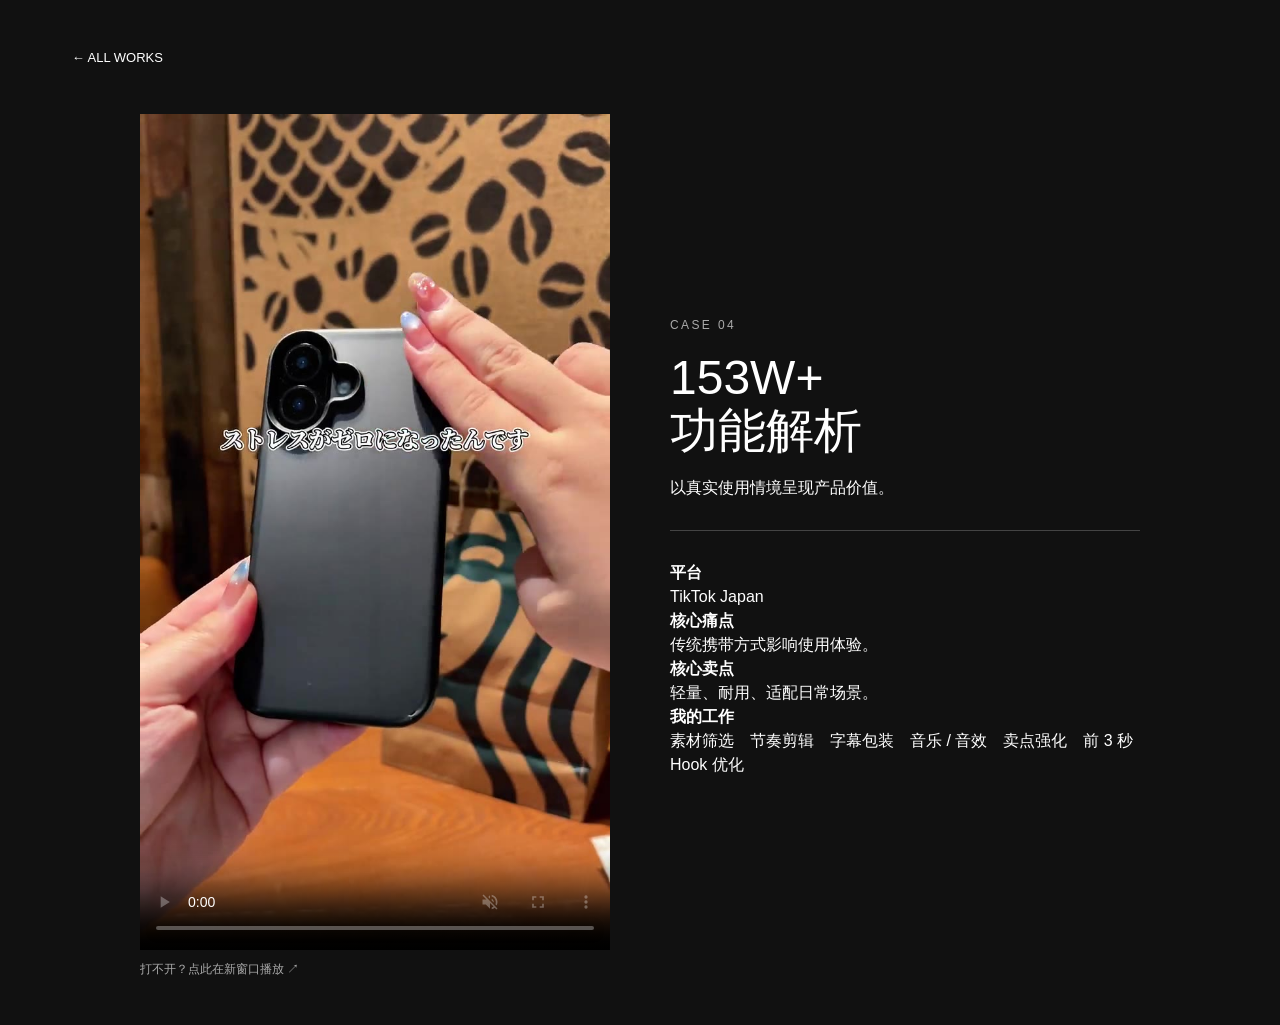
<file: works/04/index.html>
<!DOCTYPE html><html lang="zh-CN"><head><meta charSet="utf-8"/><meta name="viewport" content="width=device-width, initial-scale=1"/><link rel="stylesheet" href="/_next/static/css/index.CU_TB6pn.css" data-rsc-css-href="/_next/static/css/index.CU_TB6pn.css" data-precedence="vite-rsc/importer-resources"/><link rel="modulepreload" fetchPriority="low" href="/_next/static/chunks/index-Blzk3K-f.js"/><script src="/_next/static/chunks/rolldown-runtime-C60lm6uB.js" type="module" async=""></script><script src="/_next/static/chunks/framework-D_rUT4EX.js" type="module" async=""></script><script src="/_next/static/chunks/app-elements-H_Dr48wG.js" type="module" async=""></script><script src="/_next/static/chunks/hash-Cp347hhd.js" type="module" async=""></script><script src="/_next/static/chunks/record-uXSNv6cl.js" type="module" async=""></script><script src="/_next/static/chunks/app-rsc-cache-busting-sJDMpMxF.js" type="module" async=""></script><script src="/_next/static/chunks/app-rsc-render-mode-CvTCGruk.js" type="module" async=""></script><script src="/_next/static/chunks/headers-C_MtfdF4.js" type="module" async=""></script><script src="/_next/static/chunks/protocol-headers-B9-bVeat.js" type="module" async=""></script><script src="/_next/static/chunks/deployment-id-DFhHa9wO.js" type="module" async=""></script><script src="/_next/static/chunks/navigation-errors-D5LMQqDL.js" type="module" async=""></script><link rel="modulepreload" href="/_next/static/chunks/layout-segment-context-Cua0WT5l.js" crossorigin=""/><link rel="modulepreload" href="/_next/static/chunks/link-TlgDSgvF.js" crossorigin=""/><link rel="modulepreload" href="/_next/static/chunks/app-route-prefetch-policy-DZUYmRtk.js" crossorigin=""/><link rel="modulepreload" href="/_next/static/chunks/query-DWOJKAZx.js" crossorigin=""/><title>陆凯薇｜短视频作品集</title><meta name="description" content="TikTok Content · Video Editing · AI Workflow"/><link rel="shortcut icon" href="/favicon.svg"/><link rel="icon" href="/favicon.svg"/><meta name="codex-preview" content="development"/><script>Object.assign(((self[Symbol.for("vinext.navigationRuntime")]??={bootstrap:{routeManifest:null},functions:{}}).bootstrap.rsc??={rsc:[]}),{params:{"slug":"04"},nav:{"pathname":"/works/04","searchParams":[]}})</script><link rel="modulepreload" href="/_next/static/chunks/index-Blzk3K-f.js" />
</head><body class="antialiased"><main style="min-height:100vh;padding:45px 5.6vw;background:#111;color:#fff;font-family:Arial, PingFang SC, sans-serif"><a href="/works" style="color:#fff;font-size:13px">← ALL WORKS</a><div style="display:grid;grid-template-columns:repeat(auto-fit,minmax(min(100%,320px),1fr));gap:60px;justify-content:center;align-items:center;margin-top:45px;max-width:1000px;margin-left:auto;margin-right:auto"><div><video controls="" playsInline="" muted="" autoPlay="" loop="" preload="auto" poster="/media/covers/A4.jpg" style="width:100%;aspect-ratio:9/16;object-fit:cover;background:#000;display:block"><source src="/media/videos/A4.mp4" type="video/mp4"/></video><a href="/media/videos/A4.mp4" target="_blank" rel="noreferrer" style="display:inline-block;margin-top:10px;font-size:12px;color:#aaa">打不开？点此在新窗口播放 ↗</a></div><article><p style="letter-spacing:.2em;font-size:12px;color:#aaa">CASE <!-- -->04</p><h1 style="font-size:48px;line-height:1.1;margin:18px 0">153W+<br/>功能解析</h1><p>以真实使用情境呈现产品价值。</p><hr style="border-color:#444;margin:30px 0"/><p><b>平台</b><br/>TikTok Japan</p><p><b>核心痛点</b><br/>传统携带方式影响使用体验。</p><p><b>核心卖点</b><br/>轻量、耐用、适配日常场景。</p><p><b>我的工作</b><br/>素材筛选　节奏剪辑　字幕包装　音乐 / 音效　卖点强化　前 3 秒 Hook 优化</p></article></div></main><script type="module" src="/_next/static/chunks/index-Blzk3K-f.js" id="_R_" async=""></script><script>((self[Symbol.for("vinext.navigationRuntime")]??={bootstrap:{routeManifest:null},functions:{}}).bootstrap.rsc??={rsc:[]}).rsc.push("0:{\"page:/works/04\":\"$L1\",\"layout:/\":\"$L2\",\"route:/works/04\":\"$L3\",\"__route\":\"route:/works/04\",\"__interceptionContext\":null,\"__layoutIds\":[\"layout:/\"],\"__rootLayout\":\"/\",\"__bfcacheSegmentIdentities\":{\"layout:/\":\"[\\\"layout\\\",\\\"layout:/\\\",\\\"root-boundary:/\\\",\\\"\\\"]\",\"page:/works/04\":\"[\\\"page\\\",\\\"page:/works/:slug\\\",\\\"root-boundary:/\\\",\\\"[\\\\\\\"works\\\\\\\",\\\\\\\"slug|04|d\\\\\\\"]\\\"]\"},\"__srcPage\":[\"works\",\"[slug]\",\"page\"],\"__layoutFlags\":{\"layout:/\":\"s\"},\"__artifactCompatibility\":{\"schemaVersion\":1,\"graphVersion\":\"app-route-graph:4054a22136836b58\",\"deploymentVersion\":\"03603c32-3ab4-4ea4-a5ab-5ae99bf0969a\",\"appElementsSchemaVersion\":1,\"rscPayloadSchemaVersion\":1,\"rootBoundaryId\":\"/\",\"renderEpoch\":null},\"__dynamicStaleTime\":0}\n")</script><script>((self[Symbol.for("vinext.navigationRuntime")]??={bootstrap:{routeManifest:null},functions:{}}).bootstrap.rsc??={rsc:[]}).rsc.push("4:I[\"a513af732037\",[],\"Children\",1]\n")</script><script>((self[Symbol.for("vinext.navigationRuntime")]??={bootstrap:{routeManifest:null},functions:{}}).bootstrap.rsc??={rsc:[]}).rsc.push("5:I[\"59eb289cfad5\",[],\"GlobalErrorBoundary\",1]\n")</script><script>((self[Symbol.for("vinext.navigationRuntime")]??={bootstrap:{routeManifest:null},functions:{}}).bootstrap.rsc??={rsc:[]}).rsc.push("6:I[\"b244343c254f\",[],\"default\",1]\n")</script><script>((self[Symbol.for("vinext.navigationRuntime")]??={bootstrap:{routeManifest:null},functions:{}}).bootstrap.rsc??={rsc:[]}).rsc.push("7:I[\"59eb289cfad5\",[],\"ErrorBoundary\",1]\n")</script><script>((self[Symbol.for("vinext.navigationRuntime")]??={bootstrap:{routeManifest:null},functions:{}}).bootstrap.rsc??={rsc:[]}).rsc.push("8:I[\"365b7d7affc8\",[],\"LayoutSegmentProvider\",1]\n")</script><script>((self[Symbol.for("vinext.navigationRuntime")]??={bootstrap:{routeManifest:null},functions:{}}).bootstrap.rsc??={rsc:[]}).rsc.push("9:I[\"a513af732037\",[],\"Slot\",1]\n")</script><script>((self[Symbol.for("vinext.navigationRuntime")]??={bootstrap:{routeManifest:null},functions:{}}).bootstrap.rsc??={rsc:[]}).rsc.push("a:I[\"59eb289cfad5\",[],\"NotFoundBoundary\",1]\n")</script><script>((self[Symbol.for("vinext.navigationRuntime")]??={bootstrap:{routeManifest:null},functions:{}}).bootstrap.rsc??={rsc:[]}).rsc.push("b:I[\"e8e26c802533\",[],\"AppRouterScrollTarget\",1]\n")</script><script>((self[Symbol.for("vinext.navigationRuntime")]??={bootstrap:{routeManifest:null},functions:{}}).bootstrap.rsc??={rsc:[]}).rsc.push("c:I[\"59eb289cfad5\",[],\"RedirectBoundary\",1]\n")</script><script>((self[Symbol.for("vinext.navigationRuntime")]??={bootstrap:{routeManifest:null},functions:{}}).bootstrap.rsc??={rsc:[]}).rsc.push(":HL[\"/_next/static/css/index.CU_TB6pn.css\",\"style\"     ]\n")</script><script>((self[Symbol.for("vinext.navigationRuntime")]??={bootstrap:{routeManifest:null},functions:{}}).bootstrap.rsc??={rsc:[]}).rsc.push("2:[[[\"$\",\"link\",\"css:/_next/static/css/index.CU_TB6pn.css\",{\"rel\":\"stylesheet\",\"precedence\":\"vite-rsc/importer-resources\",\"href\":\"/_next/static/css/index.CU_TB6pn.css\",\"data-rsc-css-href\":\"/_next/static/css/index.CU_TB6pn.css\"}],\"$undefined\"],[\"$\",\"html\",null,{\"lang\":\"zh-CN\",\"children\":[\"$\",\"body\",null,{\"className\":\"antialiased\",\"children\":[\"$\",\"$L4\",null,{}]}]}]]\n")</script><script>((self[Symbol.for("vinext.navigationRuntime")]??={bootstrap:{routeManifest:null},functions:{}}).bootstrap.rsc??={rsc:[]}).rsc.push("3:[[[\"$\",\"meta\",null,{\"charSet\":\"utf-8\"}],[[\"$\",\"title\",\"0\",{\"children\":\"陆凯薇｜短视频作品集\"}],[\"$\",\"meta\",\"1\",{\"name\":\"description\",\"content\":\"TikTok Content · Video Editing · AI Workflow\"}],[\"$\",\"link\",\"2\",{\"data-vinext-streamed-icon\":\"$undefined\",\"rel\":\"shortcut icon\",\"href\":\"/favicon.svg\",\"type\":\"$undefined\",\"sizes\":\"$undefined\",\"color\":\"$undefined\",\"media\":\"$undefined\",\"fetchPriority\":\"$undefined\"}],[\"$\",\"link\",\"3\",{\"data-vinext-streamed-icon\":\"$undefined\",\"rel\":\"icon\",\"href\":\"/favicon.svg\",\"type\":\"$undefined\",\"sizes\":\"$undefined\",\"color\":\"$undefined\",\"media\":\"$undefined\",\"fetchPriority\":\"$undefined\"}],[\"$\",\"meta\",\"4\",{\"name\":\"codex-preview\",\"content\":\"development\"}]],[[\"$\",\"meta\",\"0\",{\"name\":\"viewport\",\"content\":\"width=device-width, initial-scale=1\"}]]],[\"$\",\"$L5\",null,{\"fallback\":\"$6\",\"children\":[\"$\",\"$L7\",null,{\"fallback\":\"$6\",\"children\":[\"$\",\"$L8\",null,{\"providerId\":\"layout:/\",\"segmentMap\":{\"children\":[\"works\",\"04\"]},\"children\":[\"$\",\"$L9\",null,{\"id\":\"layout:/\",\"parallelSlots\":\"$undefined\",\"children\":[\"$\",\"$La\",null,{\"resetKey\":\"works\",\"fallback\":[[\"$\",\"title\",null,{\"children\":\"404: This page could not be found.\"}],[\"$\",\"div\",null,{\"style\":{\"fontFamily\":\"system-ui,\\\"Segoe UI\\\",Roboto,Helvetica,Arial,sans-serif,\\\"Apple Color Emoji\\\",\\\"Segoe UI Emoji\\\"\",\"height\":\"100vh\",\"textAlign\":\"center\",\"display\":\"flex\",\"flexDirection\":\"column\",\"alignItems\":\"center\",\"justifyContent\":\"center\"},\"children\":[\"$\",\"div\",null,{\"children\":[[\"$\",\"style\",null,{\"dangerouslySetInnerHTML\":{\"__html\":\"body{color:#000;background:#fff;margin:0}.next-error-h1{border-right:1px solid rgba(0,0,0,.3)}@media (prefers-color-scheme:dark){body{color:#fff;background:#000}.next-error-h1{border-right:1px solid rgba(255,255,255,.3)}}\"}}],[\"$\",\"h1\",null,{\"className\":\"next-error-h1\",\"style\":{\"display\":\"inline-block\",\"margin\":\"0 20px 0 0\",\"padding\":\"0 23px 0 0\",\"fontSize\":24,\"fontWeight\":500,\"verticalAlign\":\"top\",\"lineHeight\":\"49px\"},\"children\":404}],[\"$\",\"div\",null,{\"style\":{\"display\":\"inline-block\"},\"children\":[\"$\",\"h2\",null,{\"style\":{\"fontSize\":14,\"fontWeight\":400,\"lineHeight\":\"49px\",\"margin\":0},\"children\":\"This page could not be found.\"}]}]]}]}]],\"children\":[\"$\",\"$Lb\",null,{\"children\":[\"$\",\"$Lc\",null,{\"children\":[[\"$\",\"$L8\",null,{\"providerId\":\"page:/works/04\",\"segmentMap\":{\"children\":[\"__PAGE__\"]},\"children\":[\"$\",\"$L9\",null,{\"id\":\"page:/works/04\"}]}],null]}]}]}]}]}]}]}],null,null]\n")</script><script>((self[Symbol.for("vinext.navigationRuntime")]??={bootstrap:{routeManifest:null},functions:{}}).bootstrap.rsc??={rsc:[]}).rsc.push("d:I[\"c2747888630f\",[],\"default\",1]\n")</script><script>((self[Symbol.for("vinext.navigationRuntime")]??={bootstrap:{routeManifest:null},functions:{}}).bootstrap.rsc??={rsc:[]}).rsc.push("1:[\"$\",\"main\",null,{\"style\":{\"minHeight\":\"100vh\",\"padding\":\"45px 5.6vw\",\"background\":\"#111\",\"color\":\"#fff\",\"fontFamily\":\"Arial, PingFang SC, sans-serif\"},\"children\":[[\"$\",\"$Ld\",null,{\"href\":\"/works\",\"style\":{\"color\":\"#fff\",\"fontSize\":13},\"children\":\"← ALL WORKS\"}],[\"$\",\"div\",null,{\"style\":{\"display\":\"grid\",\"gridTemplateColumns\":\"repeat(auto-fit,minmax(min(100%,320px),1fr))\",\"gap\":60,\"justifyContent\":\"center\",\"alignItems\":\"center\",\"marginTop\":45,\"maxWidth\":1000,\"marginLeft\":\"auto\",\"marginRight\":\"auto\"},\"children\":[[\"$\",\"div\",null,{\"children\":[[\"$\",\"video\",null,{\"controls\":true,\"playsInline\":true,\"muted\":true,\"autoPlay\":true,\"loop\":true,\"preload\":\"auto\",\"poster\":\"/media/covers/A4.jpg\",\"style\":{\"width\":\"100%\",\"aspectRatio\":\"9/16\",\"objectFit\":\"cover\",\"background\":\"#000\",\"display\":\"block\"},\"children\":[\"$\",\"source\",null,{\"src\":\"/media/videos/A4.mp4\",\"type\":\"video/mp4\"}]}],[\"$\",\"a\",null,{\"href\":\"/media/videos/A4.mp4\",\"target\":\"_blank\",\"rel\":\"noreferrer\",\"style\":{\"display\":\"inline-block\",\"marginTop\":10,\"fontSize\":12,\"color\":\"#aaa\"},\"children\":\"打不开？点此在新窗口播放 ↗\"}]]}],[\"$\",\"article\",null,{\"children\":[[\"$\",\"p\",null,{\"style\":{\"letterSpacing\":\".2em\",\"fontSize\":12,\"color\":\"#aaa\"},\"children\":[\"CASE \",\"04\"]}],[\"$\",\"h1\",null,{\"style\":{\"fontSize\":48,\"lineHeight\":1.1,\"margin\":\"18px 0\"},\"children\":[\"153W+\",[\"$\",\"br\",null,{}],\"功能解析\"]}],[\"$\",\"p\",null,{\"children\":\"以真实使用情境呈现产品价值。\"}],[\"$\",\"hr\",null,{\"style\":{\"borderColor\":\"#444\",\"margin\":\"30px 0\"}}],[\"$\",\"p\",null,{\"children\":[[\"$\",\"b\",null,{\"children\":\"平台\"}],[\"$\",\"br\",null,{}],\"TikTok Japan\"]}],[\"$\",\"p\",null,{\"children\":[[\"$\",\"b\",null,{\"children\":\"核心痛点\"}],[\"$\",\"br\",null,{}],\"传统携带方式影响使用体验。\"]}],[\"$\",\"p\",null,{\"children\":[[\"$\",\"b\",null,{\"children\":\"核心卖点\"}],[\"$\",\"br\",null,{}],\"轻量、耐用、适配日常场景。\"]}],[\"$\",\"p\",null,{\"children\":[[\"$\",\"b\",null,{\"children\":\"我的工作\"}],[\"$\",\"br\",null,{}],\"素材筛选　节奏剪辑　字幕包装　音乐 / 音效　卖点强化　前 3 秒 Hook 优化\"]}]]}]]}]]}]\n")</script><script>Object.assign(((self[Symbol.for("vinext.navigationRuntime")]??={bootstrap:{routeManifest:null},functions:{}}).bootstrap.rsc??={rsc:[]}),{"initialCacheKind":"static"});((self[Symbol.for("vinext.navigationRuntime")]??={bootstrap:{routeManifest:null},functions:{}}).bootstrap.rsc??={rsc:[]}).done=true</script></body></html>
</file>
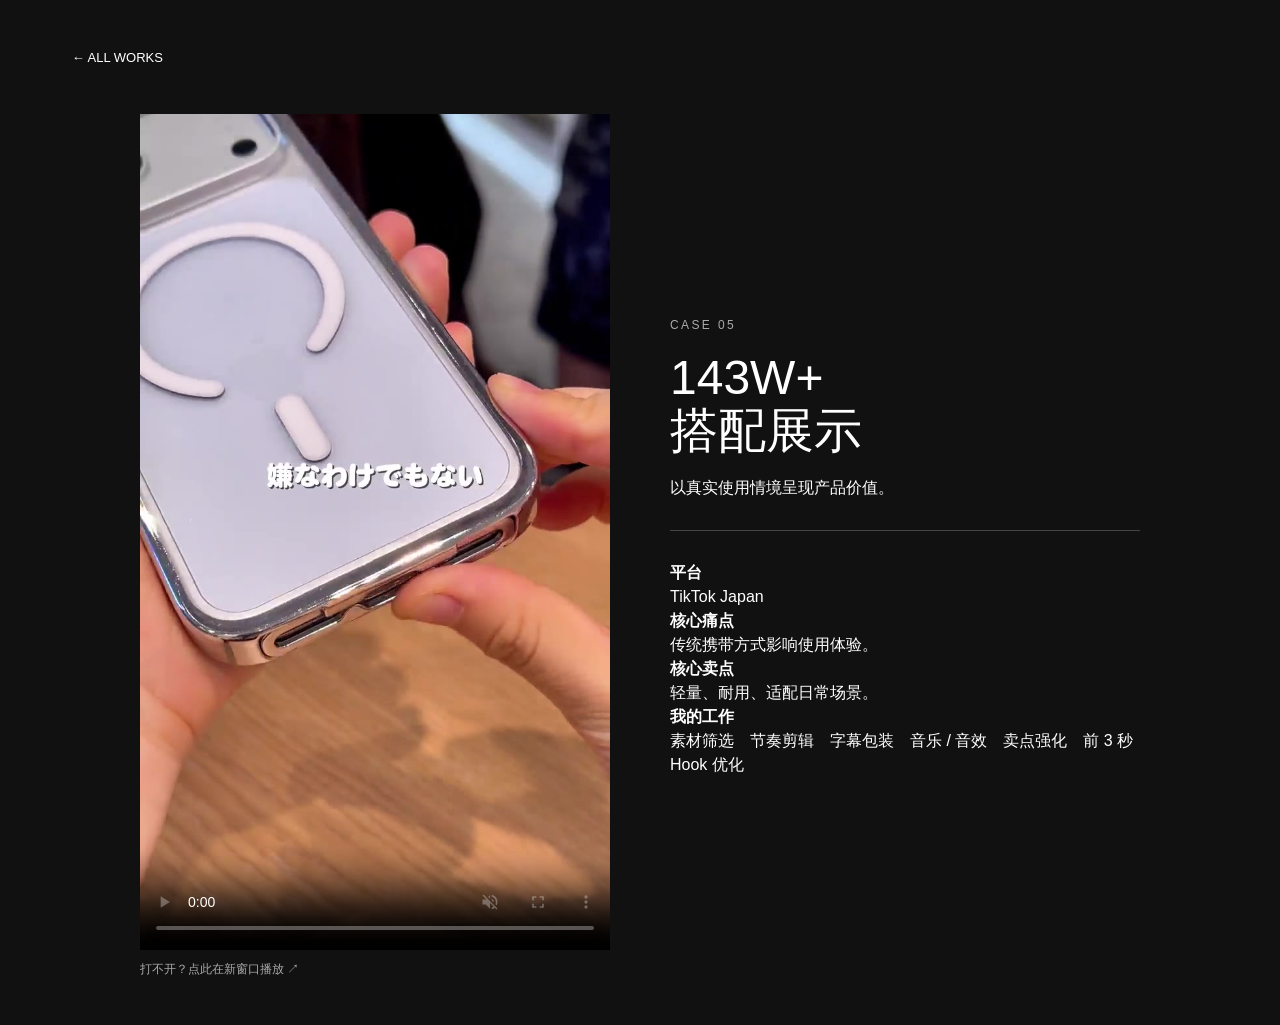
<file: works/05/index.html>
<!DOCTYPE html><html lang="zh-CN"><head><meta charSet="utf-8"/><meta name="viewport" content="width=device-width, initial-scale=1"/><link rel="stylesheet" href="/_next/static/css/index.CU_TB6pn.css" data-rsc-css-href="/_next/static/css/index.CU_TB6pn.css" data-precedence="vite-rsc/importer-resources"/><link rel="modulepreload" fetchPriority="low" href="/_next/static/chunks/index-Blzk3K-f.js"/><script src="/_next/static/chunks/rolldown-runtime-C60lm6uB.js" type="module" async=""></script><script src="/_next/static/chunks/framework-D_rUT4EX.js" type="module" async=""></script><script src="/_next/static/chunks/app-elements-H_Dr48wG.js" type="module" async=""></script><script src="/_next/static/chunks/hash-Cp347hhd.js" type="module" async=""></script><script src="/_next/static/chunks/record-uXSNv6cl.js" type="module" async=""></script><script src="/_next/static/chunks/app-rsc-cache-busting-sJDMpMxF.js" type="module" async=""></script><script src="/_next/static/chunks/app-rsc-render-mode-CvTCGruk.js" type="module" async=""></script><script src="/_next/static/chunks/headers-C_MtfdF4.js" type="module" async=""></script><script src="/_next/static/chunks/protocol-headers-B9-bVeat.js" type="module" async=""></script><script src="/_next/static/chunks/deployment-id-DFhHa9wO.js" type="module" async=""></script><script src="/_next/static/chunks/navigation-errors-D5LMQqDL.js" type="module" async=""></script><link rel="modulepreload" href="/_next/static/chunks/layout-segment-context-Cua0WT5l.js" crossorigin=""/><link rel="modulepreload" href="/_next/static/chunks/link-TlgDSgvF.js" crossorigin=""/><link rel="modulepreload" href="/_next/static/chunks/app-route-prefetch-policy-DZUYmRtk.js" crossorigin=""/><link rel="modulepreload" href="/_next/static/chunks/query-DWOJKAZx.js" crossorigin=""/><title>陆凯薇｜短视频作品集</title><meta name="description" content="TikTok Content · Video Editing · AI Workflow"/><link rel="shortcut icon" href="/favicon.svg"/><link rel="icon" href="/favicon.svg"/><meta name="codex-preview" content="development"/><script>Object.assign(((self[Symbol.for("vinext.navigationRuntime")]??={bootstrap:{routeManifest:null},functions:{}}).bootstrap.rsc??={rsc:[]}),{params:{"slug":"05"},nav:{"pathname":"/works/05","searchParams":[]}})</script><link rel="modulepreload" href="/_next/static/chunks/index-Blzk3K-f.js" />
</head><body class="antialiased"><main style="min-height:100vh;padding:45px 5.6vw;background:#111;color:#fff;font-family:Arial, PingFang SC, sans-serif"><a href="/works" style="color:#fff;font-size:13px">← ALL WORKS</a><div style="display:grid;grid-template-columns:repeat(auto-fit,minmax(min(100%,320px),1fr));gap:60px;justify-content:center;align-items:center;margin-top:45px;max-width:1000px;margin-left:auto;margin-right:auto"><div><video controls="" playsInline="" muted="" autoPlay="" loop="" preload="auto" poster="/media/covers/A5.jpg" style="width:100%;aspect-ratio:9/16;object-fit:cover;background:#000;display:block"><source src="/media/videos/A5.mp4" type="video/mp4"/></video><a href="/media/videos/A5.mp4" target="_blank" rel="noreferrer" style="display:inline-block;margin-top:10px;font-size:12px;color:#aaa">打不开？点此在新窗口播放 ↗</a></div><article><p style="letter-spacing:.2em;font-size:12px;color:#aaa">CASE <!-- -->05</p><h1 style="font-size:48px;line-height:1.1;margin:18px 0">143W+<br/>搭配展示</h1><p>以真实使用情境呈现产品价值。</p><hr style="border-color:#444;margin:30px 0"/><p><b>平台</b><br/>TikTok Japan</p><p><b>核心痛点</b><br/>传统携带方式影响使用体验。</p><p><b>核心卖点</b><br/>轻量、耐用、适配日常场景。</p><p><b>我的工作</b><br/>素材筛选　节奏剪辑　字幕包装　音乐 / 音效　卖点强化　前 3 秒 Hook 优化</p></article></div></main><script type="module" src="/_next/static/chunks/index-Blzk3K-f.js" id="_R_" async=""></script><script>((self[Symbol.for("vinext.navigationRuntime")]??={bootstrap:{routeManifest:null},functions:{}}).bootstrap.rsc??={rsc:[]}).rsc.push("0:{\"page:/works/05\":\"$L1\",\"layout:/\":\"$L2\",\"route:/works/05\":\"$L3\",\"__route\":\"route:/works/05\",\"__interceptionContext\":null,\"__layoutIds\":[\"layout:/\"],\"__rootLayout\":\"/\",\"__bfcacheSegmentIdentities\":{\"layout:/\":\"[\\\"layout\\\",\\\"layout:/\\\",\\\"root-boundary:/\\\",\\\"\\\"]\",\"page:/works/05\":\"[\\\"page\\\",\\\"page:/works/:slug\\\",\\\"root-boundary:/\\\",\\\"[\\\\\\\"works\\\\\\\",\\\\\\\"slug|05|d\\\\\\\"]\\\"]\"},\"__srcPage\":[\"works\",\"[slug]\",\"page\"],\"__layoutFlags\":{\"layout:/\":\"s\"},\"__artifactCompatibility\":{\"schemaVersion\":1,\"graphVersion\":\"app-route-graph:4054a22136836b58\",\"deploymentVersion\":\"03603c32-3ab4-4ea4-a5ab-5ae99bf0969a\",\"appElementsSchemaVersion\":1,\"rscPayloadSchemaVersion\":1,\"rootBoundaryId\":\"/\",\"renderEpoch\":null},\"__dynamicStaleTime\":0}\n")</script><script>((self[Symbol.for("vinext.navigationRuntime")]??={bootstrap:{routeManifest:null},functions:{}}).bootstrap.rsc??={rsc:[]}).rsc.push("4:I[\"a513af732037\",[],\"Children\",1]\n")</script><script>((self[Symbol.for("vinext.navigationRuntime")]??={bootstrap:{routeManifest:null},functions:{}}).bootstrap.rsc??={rsc:[]}).rsc.push("5:I[\"59eb289cfad5\",[],\"GlobalErrorBoundary\",1]\n")</script><script>((self[Symbol.for("vinext.navigationRuntime")]??={bootstrap:{routeManifest:null},functions:{}}).bootstrap.rsc??={rsc:[]}).rsc.push("6:I[\"b244343c254f\",[],\"default\",1]\n")</script><script>((self[Symbol.for("vinext.navigationRuntime")]??={bootstrap:{routeManifest:null},functions:{}}).bootstrap.rsc??={rsc:[]}).rsc.push("7:I[\"59eb289cfad5\",[],\"ErrorBoundary\",1]\n")</script><script>((self[Symbol.for("vinext.navigationRuntime")]??={bootstrap:{routeManifest:null},functions:{}}).bootstrap.rsc??={rsc:[]}).rsc.push("8:I[\"365b7d7affc8\",[],\"LayoutSegmentProvider\",1]\n")</script><script>((self[Symbol.for("vinext.navigationRuntime")]??={bootstrap:{routeManifest:null},functions:{}}).bootstrap.rsc??={rsc:[]}).rsc.push("9:I[\"a513af732037\",[],\"Slot\",1]\n")</script><script>((self[Symbol.for("vinext.navigationRuntime")]??={bootstrap:{routeManifest:null},functions:{}}).bootstrap.rsc??={rsc:[]}).rsc.push("a:I[\"59eb289cfad5\",[],\"NotFoundBoundary\",1]\n")</script><script>((self[Symbol.for("vinext.navigationRuntime")]??={bootstrap:{routeManifest:null},functions:{}}).bootstrap.rsc??={rsc:[]}).rsc.push("b:I[\"e8e26c802533\",[],\"AppRouterScrollTarget\",1]\n")</script><script>((self[Symbol.for("vinext.navigationRuntime")]??={bootstrap:{routeManifest:null},functions:{}}).bootstrap.rsc??={rsc:[]}).rsc.push("c:I[\"59eb289cfad5\",[],\"RedirectBoundary\",1]\n")</script><script>((self[Symbol.for("vinext.navigationRuntime")]??={bootstrap:{routeManifest:null},functions:{}}).bootstrap.rsc??={rsc:[]}).rsc.push(":HL[\"/_next/static/css/index.CU_TB6pn.css\",\"style\"     ]\n")</script><script>((self[Symbol.for("vinext.navigationRuntime")]??={bootstrap:{routeManifest:null},functions:{}}).bootstrap.rsc??={rsc:[]}).rsc.push("2:[[[\"$\",\"link\",\"css:/_next/static/css/index.CU_TB6pn.css\",{\"rel\":\"stylesheet\",\"precedence\":\"vite-rsc/importer-resources\",\"href\":\"/_next/static/css/index.CU_TB6pn.css\",\"data-rsc-css-href\":\"/_next/static/css/index.CU_TB6pn.css\"}],\"$undefined\"],[\"$\",\"html\",null,{\"lang\":\"zh-CN\",\"children\":[\"$\",\"body\",null,{\"className\":\"antialiased\",\"children\":[\"$\",\"$L4\",null,{}]}]}]]\n")</script><script>((self[Symbol.for("vinext.navigationRuntime")]??={bootstrap:{routeManifest:null},functions:{}}).bootstrap.rsc??={rsc:[]}).rsc.push("3:[[[\"$\",\"meta\",null,{\"charSet\":\"utf-8\"}],[[\"$\",\"title\",\"0\",{\"children\":\"陆凯薇｜短视频作品集\"}],[\"$\",\"meta\",\"1\",{\"name\":\"description\",\"content\":\"TikTok Content · Video Editing · AI Workflow\"}],[\"$\",\"link\",\"2\",{\"data-vinext-streamed-icon\":\"$undefined\",\"rel\":\"shortcut icon\",\"href\":\"/favicon.svg\",\"type\":\"$undefined\",\"sizes\":\"$undefined\",\"color\":\"$undefined\",\"media\":\"$undefined\",\"fetchPriority\":\"$undefined\"}],[\"$\",\"link\",\"3\",{\"data-vinext-streamed-icon\":\"$undefined\",\"rel\":\"icon\",\"href\":\"/favicon.svg\",\"type\":\"$undefined\",\"sizes\":\"$undefined\",\"color\":\"$undefined\",\"media\":\"$undefined\",\"fetchPriority\":\"$undefined\"}],[\"$\",\"meta\",\"4\",{\"name\":\"codex-preview\",\"content\":\"development\"}]],[[\"$\",\"meta\",\"0\",{\"name\":\"viewport\",\"content\":\"width=device-width, initial-scale=1\"}]]],[\"$\",\"$L5\",null,{\"fallback\":\"$6\",\"children\":[\"$\",\"$L7\",null,{\"fallback\":\"$6\",\"children\":[\"$\",\"$L8\",null,{\"providerId\":\"layout:/\",\"segmentMap\":{\"children\":[\"works\",\"05\"]},\"children\":[\"$\",\"$L9\",null,{\"id\":\"layout:/\",\"parallelSlots\":\"$undefined\",\"children\":[\"$\",\"$La\",null,{\"resetKey\":\"works\",\"fallback\":[[\"$\",\"title\",null,{\"children\":\"404: This page could not be found.\"}],[\"$\",\"div\",null,{\"style\":{\"fontFamily\":\"system-ui,\\\"Segoe UI\\\",Roboto,Helvetica,Arial,sans-serif,\\\"Apple Color Emoji\\\",\\\"Segoe UI Emoji\\\"\",\"height\":\"100vh\",\"textAlign\":\"center\",\"display\":\"flex\",\"flexDirection\":\"column\",\"alignItems\":\"center\",\"justifyContent\":\"center\"},\"children\":[\"$\",\"div\",null,{\"children\":[[\"$\",\"style\",null,{\"dangerouslySetInnerHTML\":{\"__html\":\"body{color:#000;background:#fff;margin:0}.next-error-h1{border-right:1px solid rgba(0,0,0,.3)}@media (prefers-color-scheme:dark){body{color:#fff;background:#000}.next-error-h1{border-right:1px solid rgba(255,255,255,.3)}}\"}}],[\"$\",\"h1\",null,{\"className\":\"next-error-h1\",\"style\":{\"display\":\"inline-block\",\"margin\":\"0 20px 0 0\",\"padding\":\"0 23px 0 0\",\"fontSize\":24,\"fontWeight\":500,\"verticalAlign\":\"top\",\"lineHeight\":\"49px\"},\"children\":404}],[\"$\",\"div\",null,{\"style\":{\"display\":\"inline-block\"},\"children\":[\"$\",\"h2\",null,{\"style\":{\"fontSize\":14,\"fontWeight\":400,\"lineHeight\":\"49px\",\"margin\":0},\"children\":\"This page could not be found.\"}]}]]}]}]],\"children\":[\"$\",\"$Lb\",null,{\"children\":[\"$\",\"$Lc\",null,{\"children\":[[\"$\",\"$L8\",null,{\"providerId\":\"page:/works/05\",\"segmentMap\":{\"children\":[\"__PAGE__\"]},\"children\":[\"$\",\"$L9\",null,{\"id\":\"page:/works/05\"}]}],null]}]}]}]}]}]}]}],null,null]\n")</script><script>((self[Symbol.for("vinext.navigationRuntime")]??={bootstrap:{routeManifest:null},functions:{}}).bootstrap.rsc??={rsc:[]}).rsc.push("d:I[\"c2747888630f\",[],\"default\",1]\n")</script><script>((self[Symbol.for("vinext.navigationRuntime")]??={bootstrap:{routeManifest:null},functions:{}}).bootstrap.rsc??={rsc:[]}).rsc.push("1:[\"$\",\"main\",null,{\"style\":{\"minHeight\":\"100vh\",\"padding\":\"45px 5.6vw\",\"background\":\"#111\",\"color\":\"#fff\",\"fontFamily\":\"Arial, PingFang SC, sans-serif\"},\"children\":[[\"$\",\"$Ld\",null,{\"href\":\"/works\",\"style\":{\"color\":\"#fff\",\"fontSize\":13},\"children\":\"← ALL WORKS\"}],[\"$\",\"div\",null,{\"style\":{\"display\":\"grid\",\"gridTemplateColumns\":\"repeat(auto-fit,minmax(min(100%,320px),1fr))\",\"gap\":60,\"justifyContent\":\"center\",\"alignItems\":\"center\",\"marginTop\":45,\"maxWidth\":1000,\"marginLeft\":\"auto\",\"marginRight\":\"auto\"},\"children\":[[\"$\",\"div\",null,{\"children\":[[\"$\",\"video\",null,{\"controls\":true,\"playsInline\":true,\"muted\":true,\"autoPlay\":true,\"loop\":true,\"preload\":\"auto\",\"poster\":\"/media/covers/A5.jpg\",\"style\":{\"width\":\"100%\",\"aspectRatio\":\"9/16\",\"objectFit\":\"cover\",\"background\":\"#000\",\"display\":\"block\"},\"children\":[\"$\",\"source\",null,{\"src\":\"/media/videos/A5.mp4\",\"type\":\"video/mp4\"}]}],[\"$\",\"a\",null,{\"href\":\"/media/videos/A5.mp4\",\"target\":\"_blank\",\"rel\":\"noreferrer\",\"style\":{\"display\":\"inline-block\",\"marginTop\":10,\"fontSize\":12,\"color\":\"#aaa\"},\"children\":\"打不开？点此在新窗口播放 ↗\"}]]}],[\"$\",\"article\",null,{\"children\":[[\"$\",\"p\",null,{\"style\":{\"letterSpacing\":\".2em\",\"fontSize\":12,\"color\":\"#aaa\"},\"children\":[\"CASE \",\"05\"]}],[\"$\",\"h1\",null,{\"style\":{\"fontSize\":48,\"lineHeight\":1.1,\"margin\":\"18px 0\"},\"children\":[\"143W+\",[\"$\",\"br\",null,{}],\"搭配展示\"]}],[\"$\",\"p\",null,{\"children\":\"以真实使用情境呈现产品价值。\"}],[\"$\",\"hr\",null,{\"style\":{\"borderColor\":\"#444\",\"margin\":\"30px 0\"}}],[\"$\",\"p\",null,{\"children\":[[\"$\",\"b\",null,{\"children\":\"平台\"}],[\"$\",\"br\",null,{}],\"TikTok Japan\"]}],[\"$\",\"p\",null,{\"children\":[[\"$\",\"b\",null,{\"children\":\"核心痛点\"}],[\"$\",\"br\",null,{}],\"传统携带方式影响使用体验。\"]}],[\"$\",\"p\",null,{\"children\":[[\"$\",\"b\",null,{\"children\":\"核心卖点\"}],[\"$\",\"br\",null,{}],\"轻量、耐用、适配日常场景。\"]}],[\"$\",\"p\",null,{\"children\":[[\"$\",\"b\",null,{\"children\":\"我的工作\"}],[\"$\",\"br\",null,{}],\"素材筛选　节奏剪辑　字幕包装　音乐 / 音效　卖点强化　前 3 秒 Hook 优化\"]}]]}]]}]]}]\n")</script><script>Object.assign(((self[Symbol.for("vinext.navigationRuntime")]??={bootstrap:{routeManifest:null},functions:{}}).bootstrap.rsc??={rsc:[]}),{"initialCacheKind":"static"});((self[Symbol.for("vinext.navigationRuntime")]??={bootstrap:{routeManifest:null},functions:{}}).bootstrap.rsc??={rsc:[]}).done=true</script></body></html>
</file>
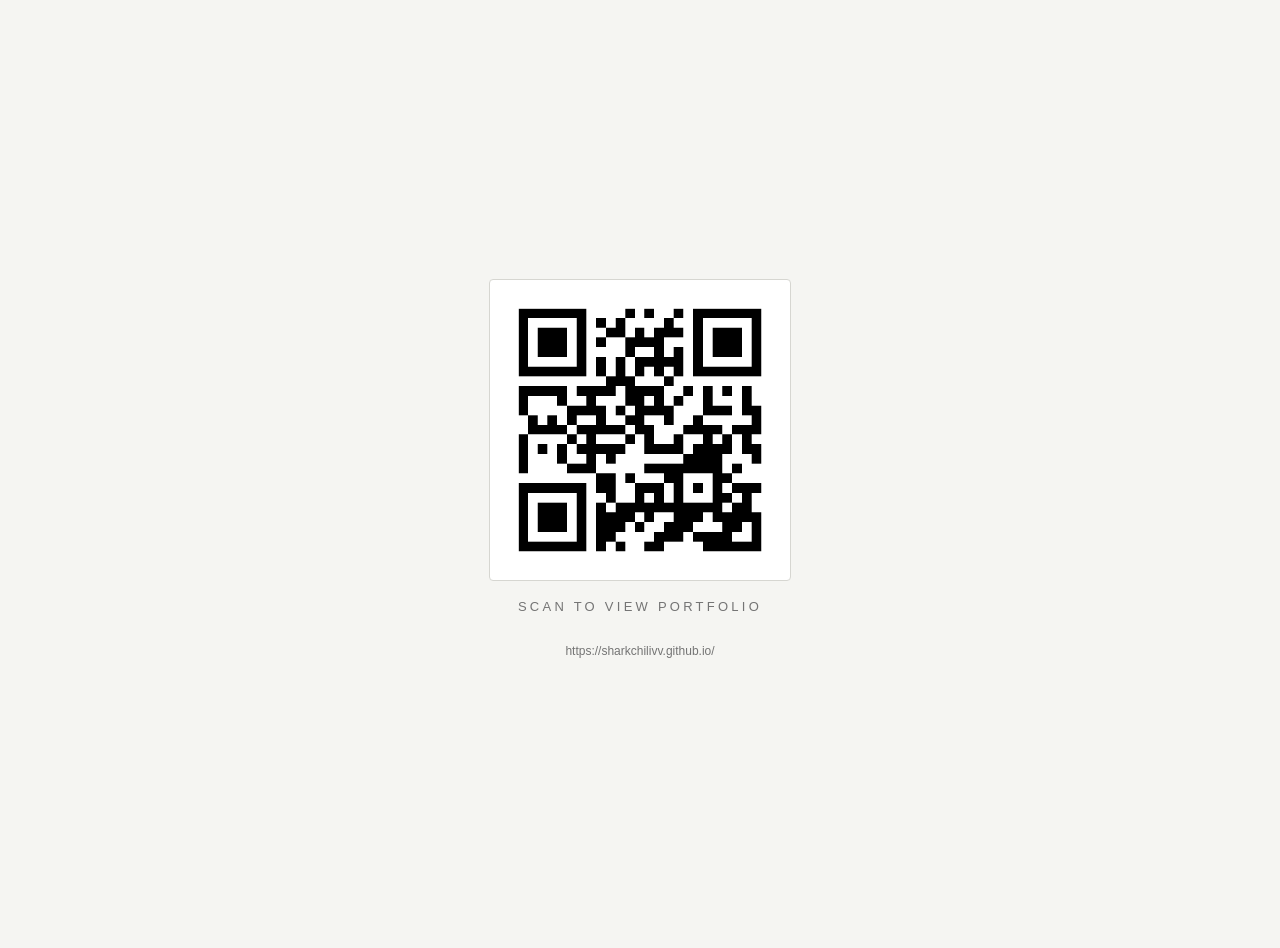
<file: qr.html>
<!doctype html><html lang="zh"><head><meta charset="utf-8"/><meta name="viewport" content="width=device-width,initial-scale=1"/><title>SCAN · 陆凯薇作品集</title><style>body{margin:0;background:#f5f5f2;color:#111;font-family:Arial,"PingFang SC",sans-serif;display:flex;flex-direction:column;align-items:center;justify-content:center;min-height:100vh;gap:18px;padding:24px;text-align:center}.card{background:#fff;border:1px solid #d6d6d1;border-radius:4px;padding:20px}img{width:260px;height:260px;display:block}.t{font-size:13px;letter-spacing:.25em;color:#747474;margin:0}.u{font-size:12px;color:#747474;word-break:break-all;max-width:320px}</style></head><body><div class="card"><img src="qr.png" alt="作品集二维码"/></div><p class="t">SCAN TO VIEW PORTFOLIO</p><p class="u">https://sharkchilivv.github.io/</p></body></html>
</file>
